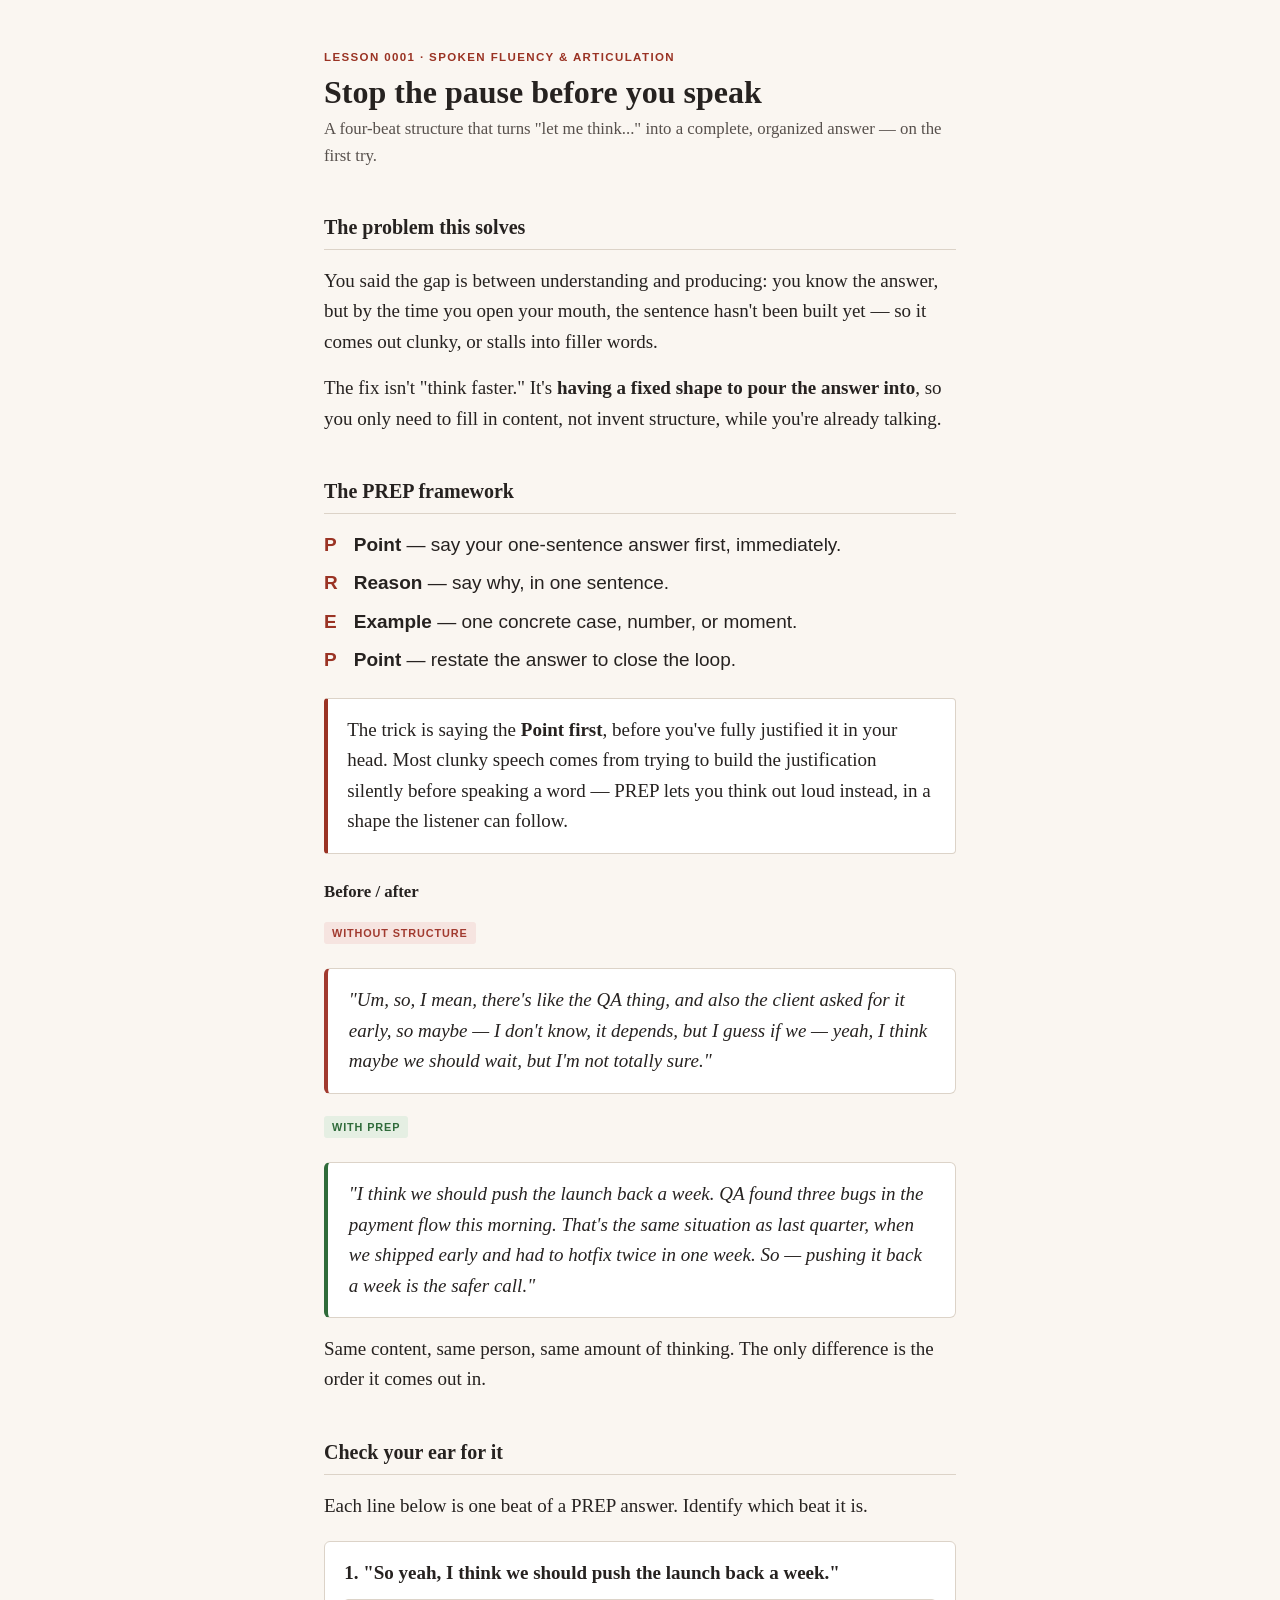
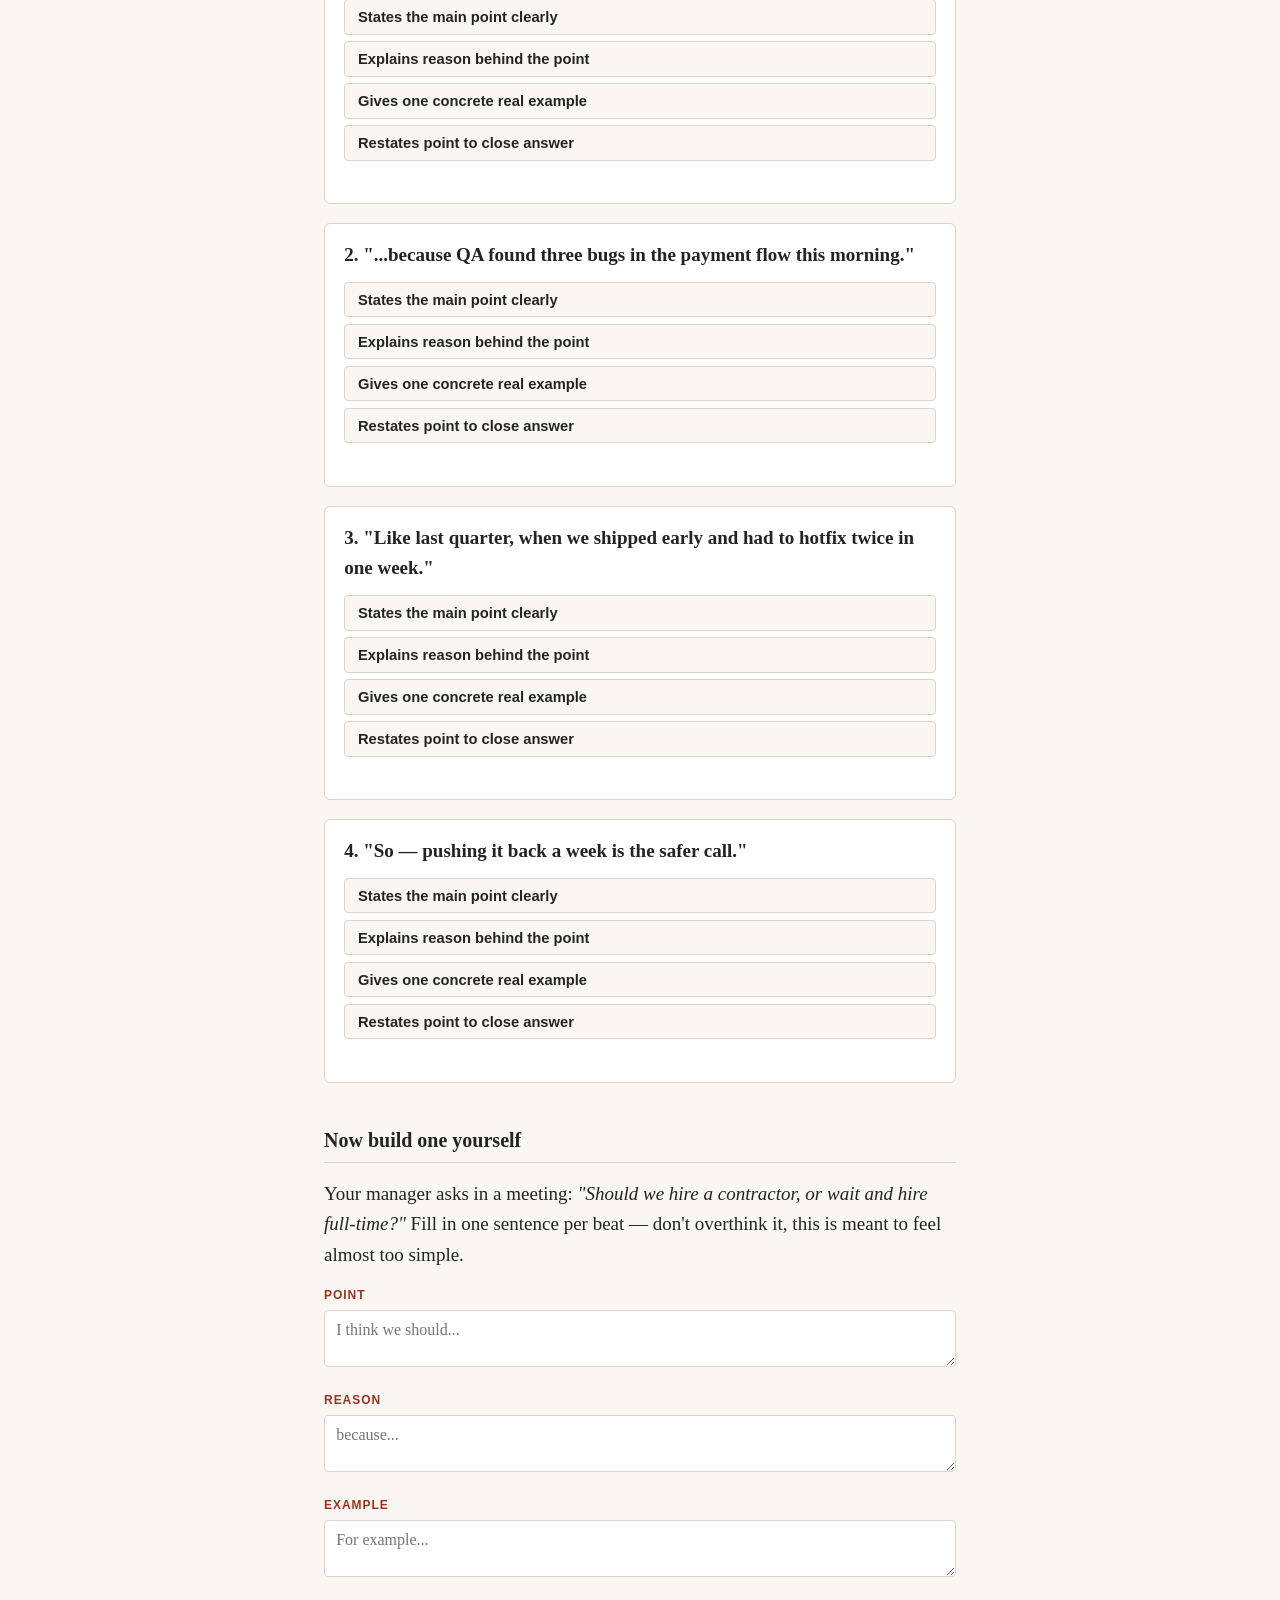
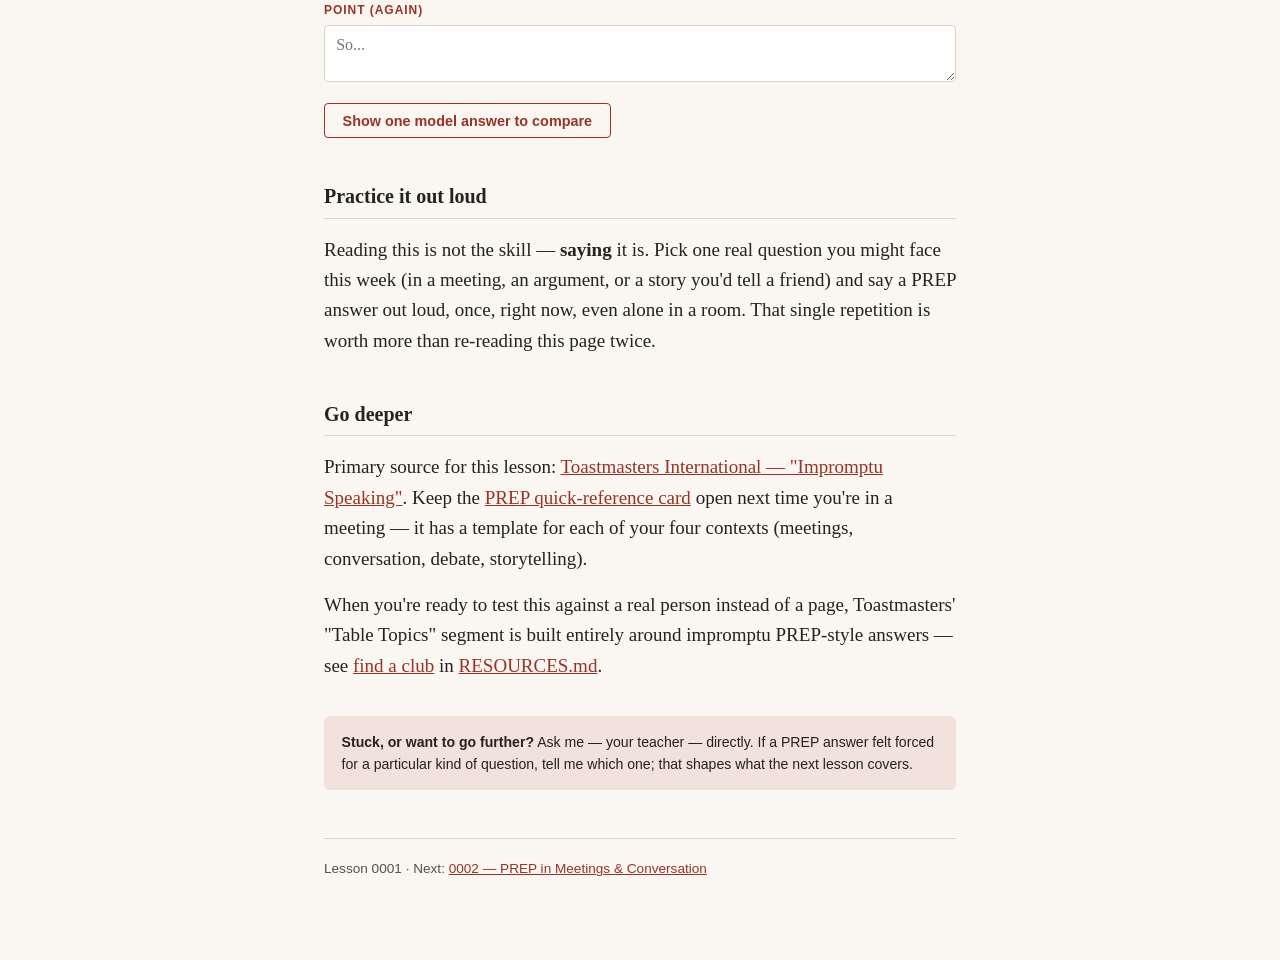
<file: lessons/0001-prep-framework-for-spontaneous-speaking.html>
<!doctype html>
<html lang="en">
<head>
<meta charset="utf-8">
<title>Lesson 1: The PREP Framework</title>
<link rel="stylesheet" href="../assets/style.css">
</head>
<body class="lesson">

  <div class="eyebrow">Lesson 0001 · Spoken Fluency &amp; Articulation</div>
  <h1>Stop the pause before you speak</h1>
  <p class="subtitle">A four-beat structure that turns "let me think..." into a complete, organized answer — on the first try.</p>

  <h2>The problem this solves</h2>
  <p>
    You said the gap is between understanding and producing: you know the answer, but by the time you open
    your mouth, the sentence hasn't been built yet — so it comes out clunky, or stalls into filler words.
  </p>
  <p>
    The fix isn't "think faster." It's <strong>having a fixed shape to pour the answer into</strong>, so you only
    need to fill in content, not invent structure, while you're already talking.
  </p>

  <h2>The PREP framework</h2>
  <dl class="prep-grid">
    <dt>P</dt><dd><strong>Point</strong> — say your one-sentence answer first, immediately.</dd>
    <dt>R</dt><dd><strong>Reason</strong> — say why, in one sentence.</dd>
    <dt>E</dt><dd><strong>Example</strong> — one concrete case, number, or moment.</dd>
    <dt>P</dt><dd><strong>Point</strong> — restate the answer to close the loop.</dd>
  </dl>
  <div class="callout">
    The trick is saying the <strong>Point first</strong>, before you've fully justified it in your head.
    Most clunky speech comes from trying to build the justification silently before speaking a word —
    PREP lets you think out loud instead, in a shape the listener can follow.
  </div>

  <h3>Before / after</h3>
  <div class="tag bad">Without structure</div>
  <div class="speech-sample bad">
    "Um, so, I mean, there's like the QA thing, and also the client asked for it early, so maybe — I don't
    know, it depends, but I guess if we — yeah, I think maybe we should wait, but I'm not totally sure."
  </div>
  <div class="tag good">With PREP</div>
  <div class="speech-sample good">
    "I think we should push the launch back a week. QA found three bugs in the payment flow this morning.
    That's the same situation as last quarter, when we shipped early and had to hotfix twice in one week.
    So — pushing it back a week is the safer call."
  </div>
  <p>Same content, same person, same amount of thinking. The only difference is the order it comes out in.</p>

  <h2>Check your ear for it</h2>
  <p>Each line below is one beat of a PREP answer. Identify which beat it is.</p>

  <div class="quiz-q" data-correct="0">
    <div class="prompt">1. "So yeah, I think we should push the launch back a week."</div>
    <div class="options">
      <button class="quiz-option" data-explain="Right — it's the opening claim, stated before any justification.">States the main point clearly</button>
      <button class="quiz-option" data-explain="Not quite — a Reason would start with 'because...'. This one has no justification yet, it's a bare claim.">Explains reason behind the point</button>
      <button class="quiz-option" data-explain="Not quite — an Example gives a specific case, not a general claim.">Gives one concrete real example</button>
      <button class="quiz-option" data-explain="Close — this does restate a decision, but there's no earlier Point in the excerpt for it to restate. On its own, first in sequence, it's the opening Point.">Restates point to close answer</button>
    </div>
    <div class="quiz-feedback"></div>
  </div>

  <div class="quiz-q" data-correct="1">
    <div class="prompt">2. "...because QA found three bugs in the payment flow this morning."</div>
    <div class="options">
      <button class="quiz-option" data-explain="Not quite — this isn't the claim itself, it's the justification for one.">States the main point clearly</button>
      <button class="quiz-option" data-explain="Right — 'because' is the giveaway. This is the one-sentence justification.">Explains reason behind the point</button>
      <button class="quiz-option" data-explain="Not quite — no specific past case is given here, just a general justification.">Gives one concrete real example</button>
      <button class="quiz-option" data-explain="Not quite — this doesn't restate a decision, it justifies one.">Restates point to close answer</button>
    </div>
    <div class="quiz-feedback"></div>
  </div>

  <div class="quiz-q" data-correct="2">
    <div class="prompt">3. "Like last quarter, when we shipped early and had to hotfix twice in one week."</div>
    <div class="options">
      <button class="quiz-option" data-explain="Not quite — this is a specific past case, not the claim itself.">States the main point clearly</button>
      <button class="quiz-option" data-explain="Not quite — this doesn't explain 'why', it shows a concrete precedent.">Explains reason behind the point</button>
      <button class="quiz-option" data-explain="Right — a specific, named past event is exactly what the Example beat is for.">Gives one concrete real example</button>
      <button class="quiz-option" data-explain="Not quite — this isn't a restatement of the decision.">Restates point to close answer</button>
    </div>
    <div class="quiz-feedback"></div>
  </div>

  <div class="quiz-q" data-correct="3">
    <div class="prompt">4. "So — pushing it back a week is the safer call."</div>
    <div class="options">
      <button class="quiz-option" data-explain="Not quite — this comes at the end, closing the answer, not opening it.">States the main point clearly</button>
      <button class="quiz-option" data-explain="Not quite — no justification is given in this line, just the decision again.">Explains reason behind the point</button>
      <button class="quiz-option" data-explain="Not quite — no specific case is named here.">Gives one concrete real example</button>
      <button class="quiz-option" data-explain="Right — the 'so' signals a wrap-up, restating the same claim from beat one to close the loop.">Restates point to close answer</button>
    </div>
    <div class="quiz-feedback"></div>
  </div>

  <h2>Now build one yourself</h2>
  <p>
    Your manager asks in a meeting: <em>"Should we hire a contractor, or wait and hire full-time?"</em>
    Fill in one sentence per beat — don't overthink it, this is meant to feel almost too simple.
  </p>

  <label class="field-label" for="p1">Point</label>
  <textarea id="p1" rows="2" placeholder="I think we should..."></textarea>

  <label class="field-label" for="r1">Reason</label>
  <textarea id="r1" rows="2" placeholder="because..."></textarea>

  <label class="field-label" for="e1">Example</label>
  <textarea id="e1" rows="2" placeholder="For example..."></textarea>

  <label class="field-label" for="p2">Point (again)</label>
  <textarea id="p2" rows="2" placeholder="So..."></textarea>

  <button class="secondary" data-reveal-target="model-answer">Show one model answer to compare</button>
  <div class="reveal-box" id="model-answer">
    <strong>P:</strong> "I think we should hire a contractor first."<br>
    <strong>R:</strong> "because we don't know yet if this workload is permanent."<br>
    <strong>E:</strong> "Like when we hired full-time for the migration project, then had nothing for them six months later."<br>
    <strong>P:</strong> "So — contractor now, and we revisit full-time in a quarter."
    <p style="margin-top:0.6rem;">
      Yours doesn't need to match this — the point is that you filled all four beats without stalling on
      any one of them. That's the actual skill.
    </p>
  </div>

  <h2>Practice it out loud</h2>
  <p>
    Reading this is not the skill — <strong>saying</strong> it is. Pick one real question you might face this
    week (in a meeting, an argument, or a story you'd tell a friend) and say a PREP answer out loud, once,
    right now, even alone in a room. That single repetition is worth more than re-reading this page twice.
  </p>

  <h2>Go deeper</h2>
  <p>
    Primary source for this lesson:
    <a href="https://www.toastmasters.org/magazine/magazine-issues/2023/sept/impromptu-speaking">Toastmasters International — "Impromptu Speaking"</a>.
    Keep the <a href="../reference/0001-prep-framework.html">PREP quick-reference card</a> open next time
    you're in a meeting — it has a template for each of your four contexts (meetings, conversation, debate, storytelling).
  </p>
  <p>
    When you're ready to test this against a real person instead of a page, Toastmasters' "Table Topics"
    segment is built entirely around impromptu PREP-style answers — see <a href="https://www.toastmasters.org/find-a-club">find a club</a>
    in <a href="../RESOURCES.md">RESOURCES.md</a>.
  </p>

  <div class="ask-callout">
    <strong>Stuck, or want to go further?</strong> Ask me — your teacher — directly. If a PREP answer felt
    forced for a particular kind of question, tell me which one; that shapes what the next lesson covers.
  </div>

  <div class="nav-footer">
    Lesson 0001 · Next: <a href="0002-prep-in-meetings-and-conversation.html">0002 — PREP in Meetings &amp; Conversation</a>
  </div>

  <script src="../assets/quiz.js"></script>
</body>
</html>
</file>
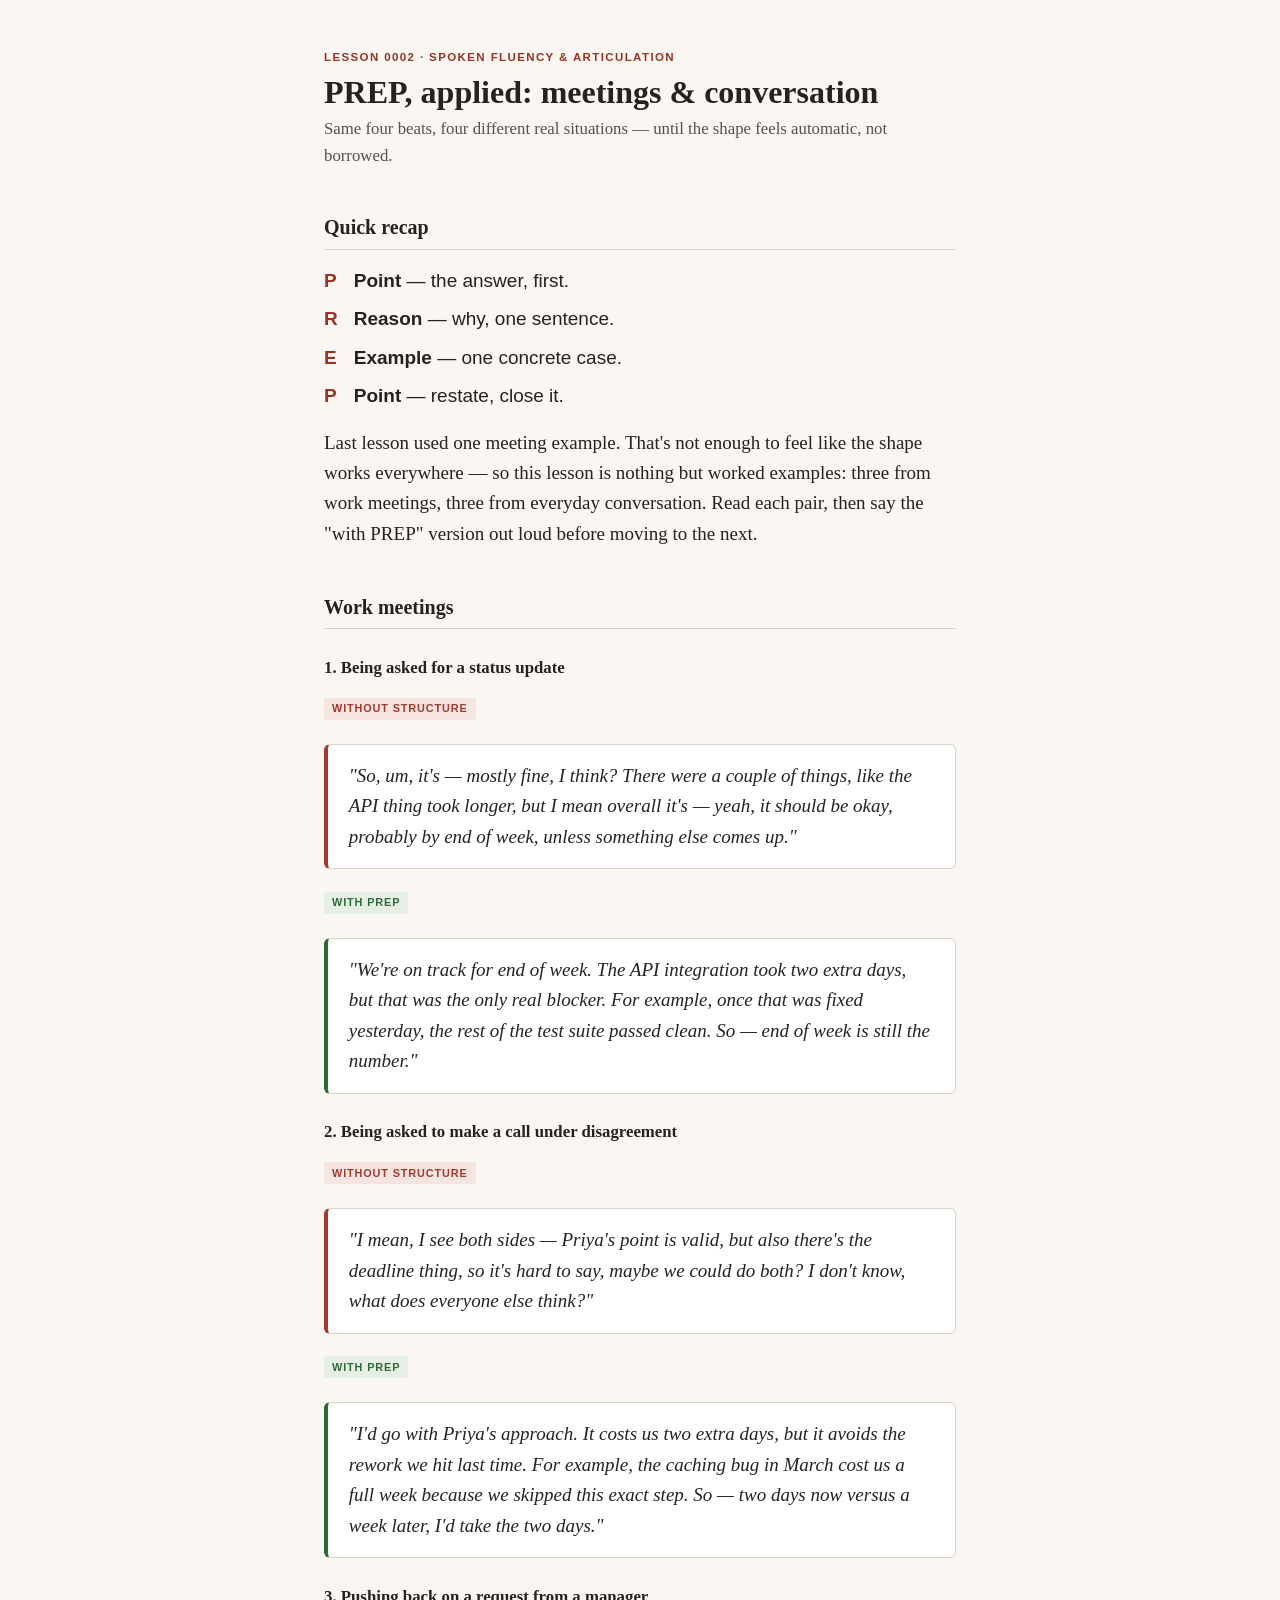
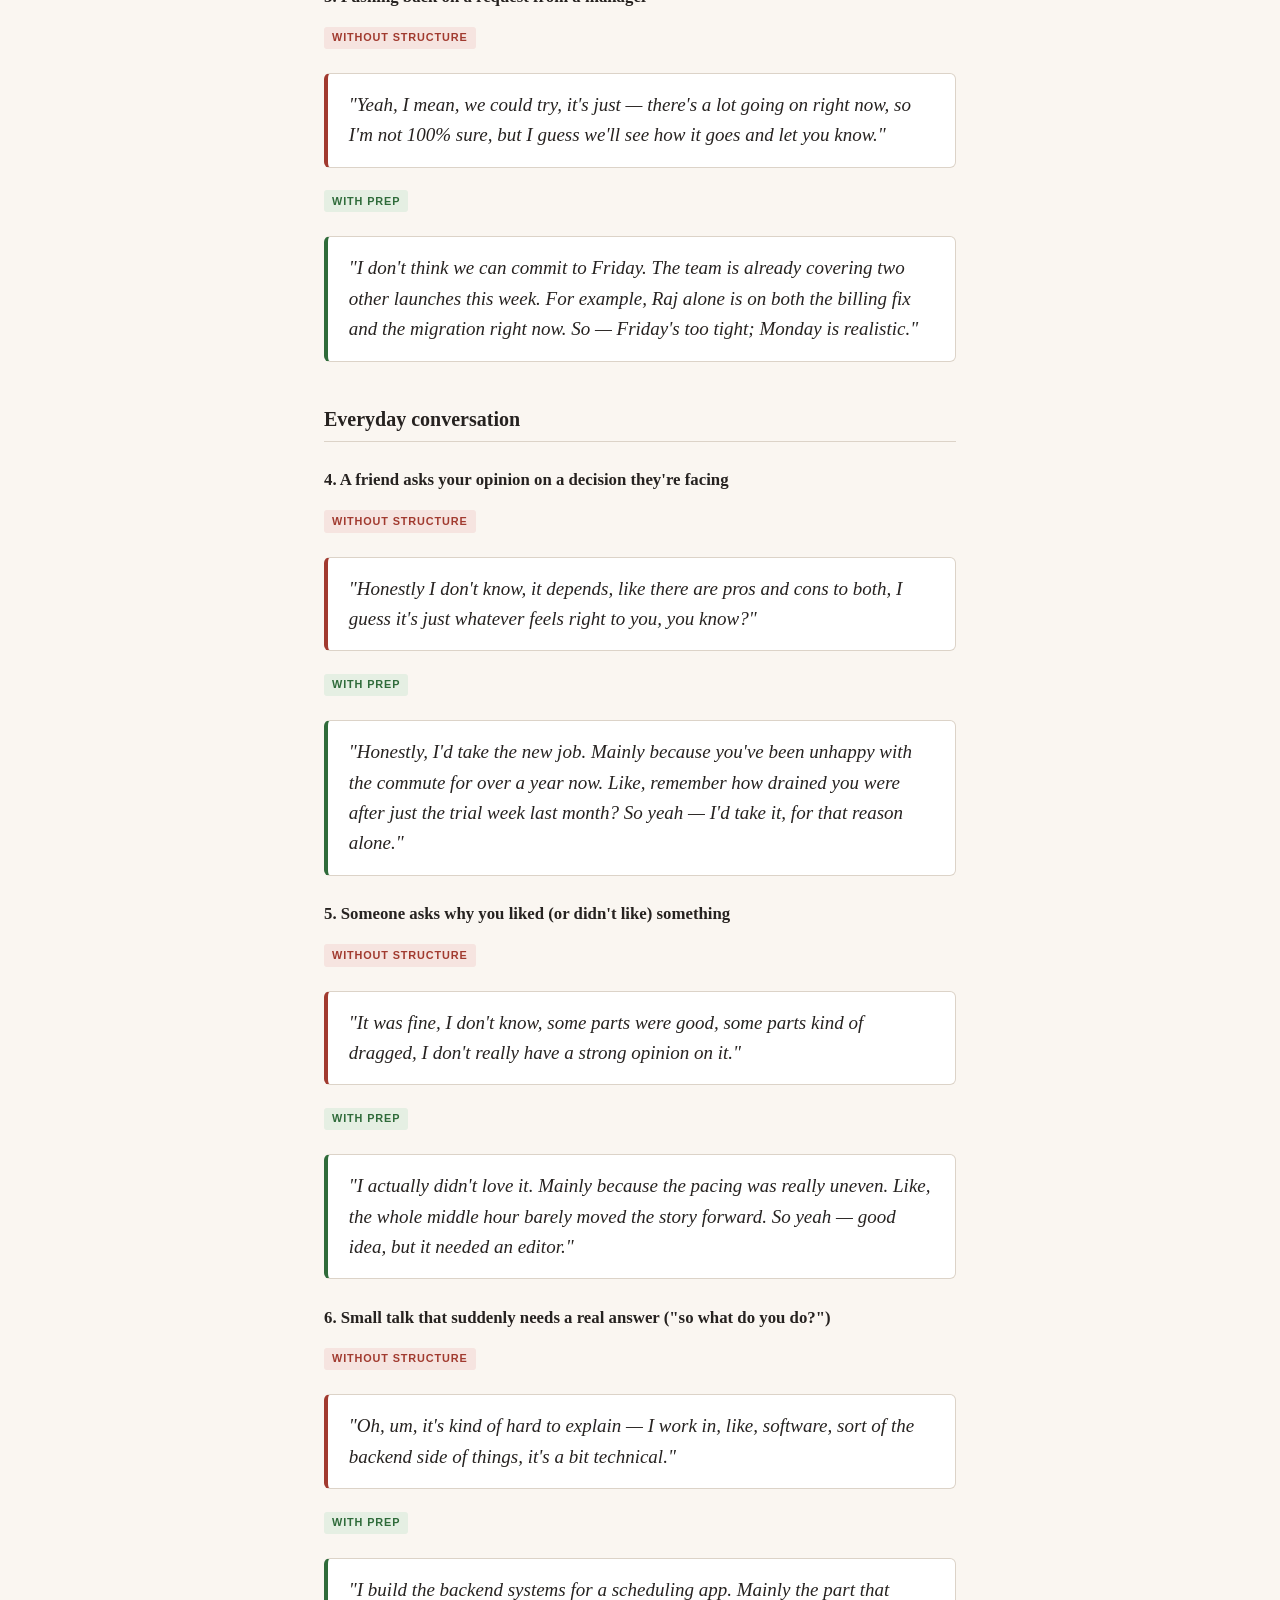
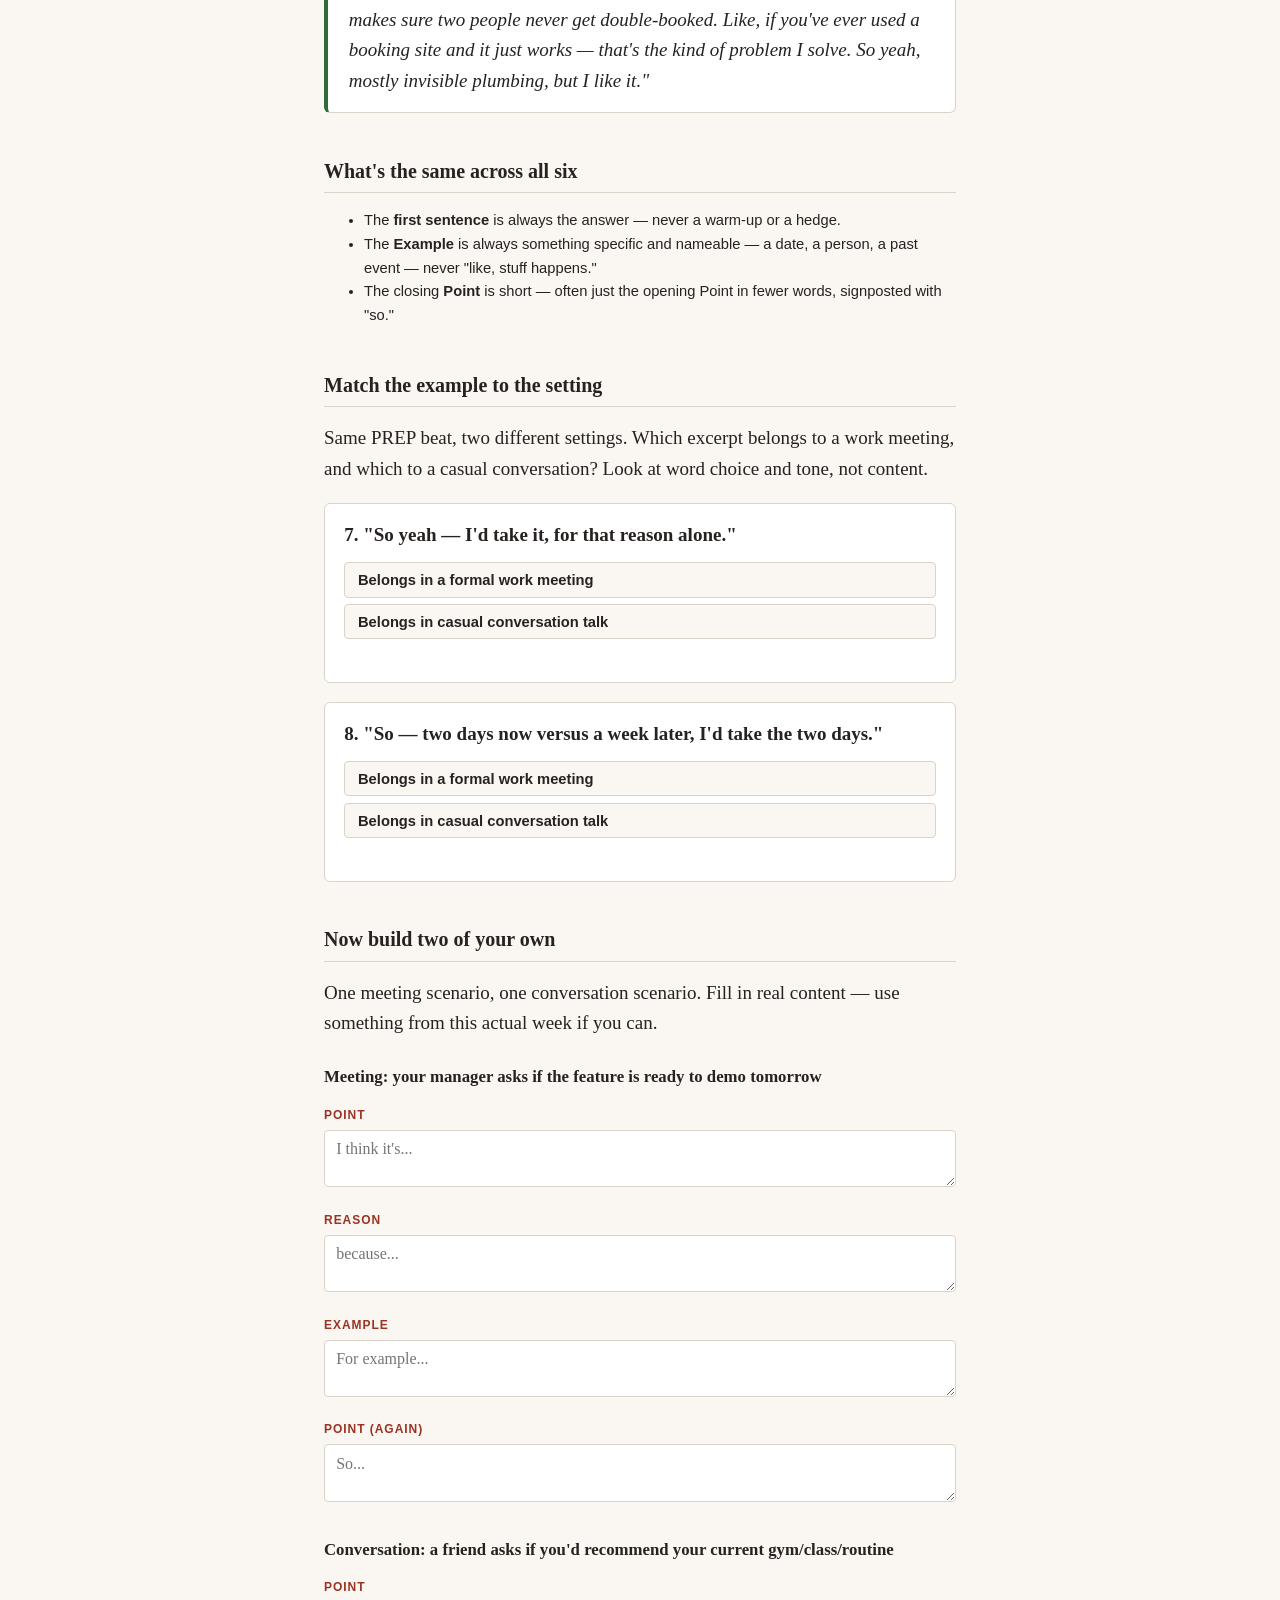
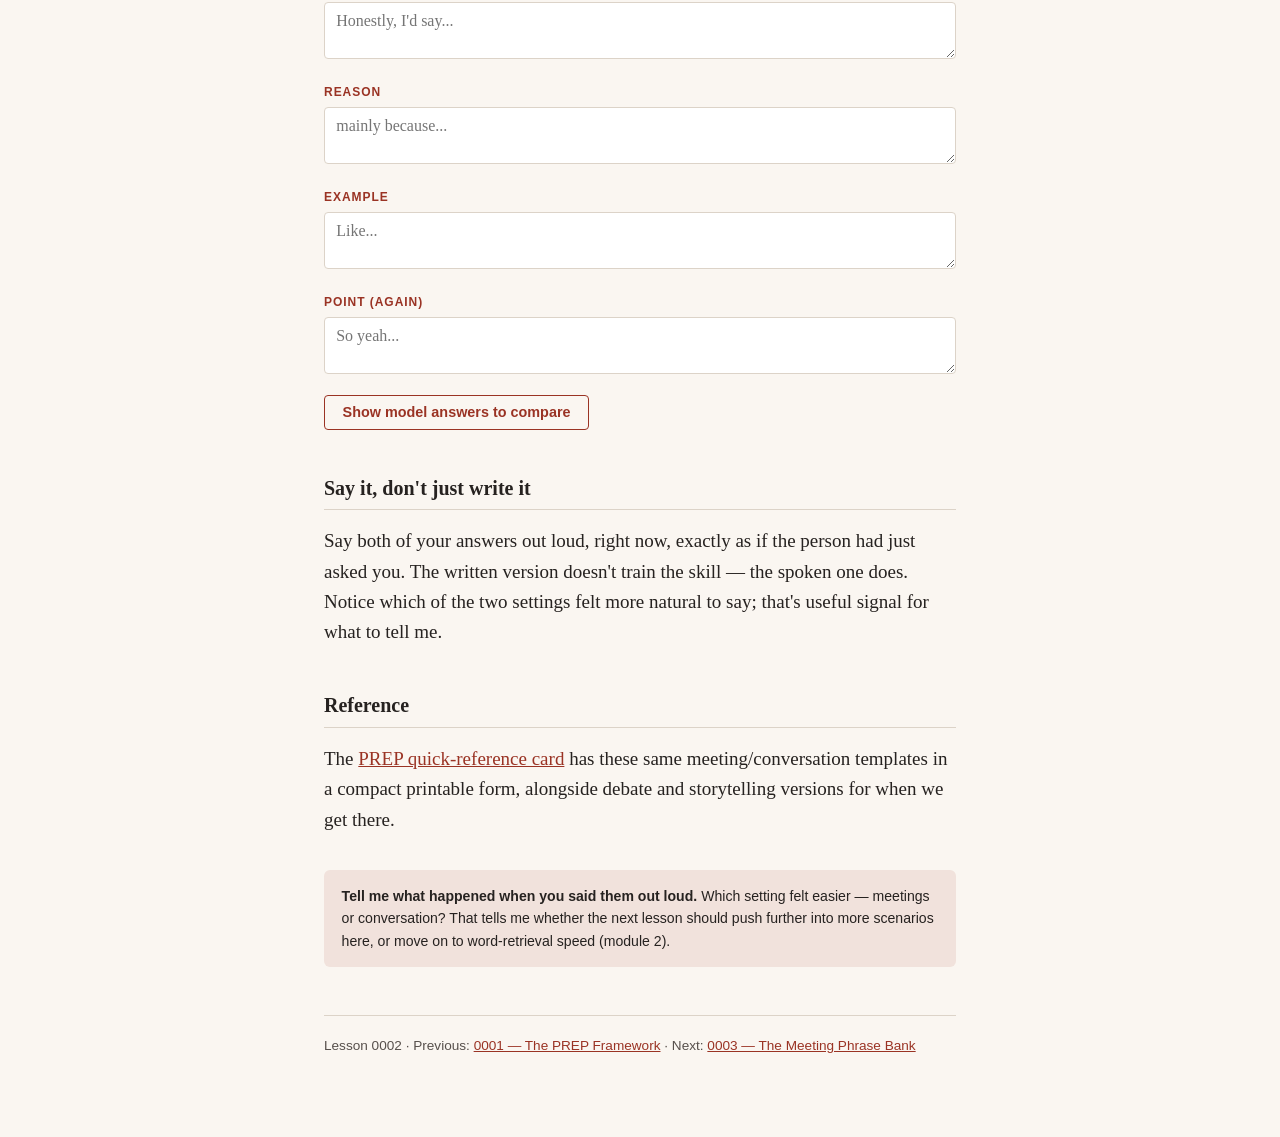
<file: lessons/0002-prep-in-meetings-and-conversation.html>
<!doctype html>
<html lang="en">
<head>
<meta charset="utf-8">
<title>Lesson 2: PREP in Meetings &amp; Conversation</title>
<link rel="stylesheet" href="../assets/style.css">
</head>
<body class="lesson">

  <div class="eyebrow">Lesson 0002 · Spoken Fluency &amp; Articulation</div>
  <h1>PREP, applied: meetings &amp; conversation</h1>
  <p class="subtitle">Same four beats, four different real situations — until the shape feels automatic, not borrowed.</p>

  <h2>Quick recap</h2>
  <dl class="prep-grid">
    <dt>P</dt><dd><strong>Point</strong> — the answer, first.</dd>
    <dt>R</dt><dd><strong>Reason</strong> — why, one sentence.</dd>
    <dt>E</dt><dd><strong>Example</strong> — one concrete case.</dd>
    <dt>P</dt><dd><strong>Point</strong> — restate, close it.</dd>
  </dl>
  <p>
    Last lesson used one meeting example. That's not enough to feel like the shape works everywhere —
    so this lesson is nothing but worked examples: three from work meetings, three from everyday conversation.
    Read each pair, then say the "with PREP" version out loud before moving to the next.
  </p>

  <h2>Work meetings</h2>

  <h3>1. Being asked for a status update</h3>
  <div class="tag bad">Without structure</div>
  <div class="speech-sample bad">
    "So, um, it's — mostly fine, I think? There were a couple of things, like the API thing took longer,
    but I mean overall it's — yeah, it should be okay, probably by end of week, unless something else comes up."
  </div>
  <div class="tag good">With PREP</div>
  <div class="speech-sample good">
    "We're on track for end of week. The API integration took two extra days, but that was the only real
    blocker. For example, once that was fixed yesterday, the rest of the test suite passed clean. So — end
    of week is still the number."
  </div>

  <h3>2. Being asked to make a call under disagreement</h3>
  <div class="tag bad">Without structure</div>
  <div class="speech-sample bad">
    "I mean, I see both sides — Priya's point is valid, but also there's the deadline thing, so it's hard
    to say, maybe we could do both? I don't know, what does everyone else think?"
  </div>
  <div class="tag good">With PREP</div>
  <div class="speech-sample good">
    "I'd go with Priya's approach. It costs us two extra days, but it avoids the rework we hit last time.
    For example, the caching bug in March cost us a full week because we skipped this exact step. So — two
    days now versus a week later, I'd take the two days."
  </div>

  <h3>3. Pushing back on a request from a manager</h3>
  <div class="tag bad">Without structure</div>
  <div class="speech-sample bad">
    "Yeah, I mean, we could try, it's just — there's a lot going on right now, so I'm not 100% sure, but
    I guess we'll see how it goes and let you know."
  </div>
  <div class="tag good">With PREP</div>
  <div class="speech-sample good">
    "I don't think we can commit to Friday. The team is already covering two other launches this week.
    For example, Raj alone is on both the billing fix and the migration right now. So — Friday's too tight;
    Monday is realistic."
  </div>

  <h2>Everyday conversation</h2>

  <h3>4. A friend asks your opinion on a decision they're facing</h3>
  <div class="tag bad">Without structure</div>
  <div class="speech-sample bad">
    "Honestly I don't know, it depends, like there are pros and cons to both, I guess it's just whatever
    feels right to you, you know?"
  </div>
  <div class="tag good">With PREP</div>
  <div class="speech-sample good">
    "Honestly, I'd take the new job. Mainly because you've been unhappy with the commute for over a year
    now. Like, remember how drained you were after just the trial week last month? So yeah — I'd take it,
    for that reason alone."
  </div>

  <h3>5. Someone asks why you liked (or didn't like) something</h3>
  <div class="tag bad">Without structure</div>
  <div class="speech-sample bad">
    "It was fine, I don't know, some parts were good, some parts kind of dragged, I don't really have a
    strong opinion on it."
  </div>
  <div class="tag good">With PREP</div>
  <div class="speech-sample good">
    "I actually didn't love it. Mainly because the pacing was really uneven. Like, the whole middle hour
    barely moved the story forward. So yeah — good idea, but it needed an editor."
  </div>

  <h3>6. Small talk that suddenly needs a real answer ("so what do you do?")</h3>
  <div class="tag bad">Without structure</div>
  <div class="speech-sample bad">
    "Oh, um, it's kind of hard to explain — I work in, like, software, sort of the backend side of things,
    it's a bit technical."
  </div>
  <div class="tag good">With PREP</div>
  <div class="speech-sample good">
    "I build the backend systems for a scheduling app. Mainly the part that makes sure two people never
    get double-booked. Like, if you've ever used a booking site and it just works — that's the kind of
    problem I solve. So yeah, mostly invisible plumbing, but I like it."
  </div>

  <h2>What's the same across all six</h2>
  <ul style="font-family: var(--sans); font-size: 0.92rem;">
    <li>The <strong>first sentence</strong> is always the answer — never a warm-up or a hedge.</li>
    <li>The <strong>Example</strong> is always something specific and nameable — a date, a person, a past event — never "like, stuff happens."</li>
    <li>The closing <strong>Point</strong> is short — often just the opening Point in fewer words, signposted with "so."</li>
  </ul>

  <h2>Match the example to the setting</h2>
  <p>Same PREP beat, two different settings. Which excerpt belongs to a work meeting, and which to a casual conversation? Look at word choice and tone, not content.</p>

  <div class="quiz-q" data-correct="1">
    <div class="prompt">7. "So yeah — I'd take it, for that reason alone."</div>
    <div class="options">
      <button class="quiz-option" data-explain="Not quite — 'for that reason alone' and 'yeah' read as casual, not boardroom phrasing.">Belongs in a formal work meeting</button>
      <button class="quiz-option" data-explain="Right — the loose 'yeah' and informal rhythm mark this as a conversation with a friend, not a meeting.">Belongs in casual conversation talk</button>
    </div>
    <div class="quiz-feedback"></div>
  </div>

  <div class="quiz-q" data-correct="0">
    <div class="prompt">8. "So — two days now versus a week later, I'd take the two days."</div>
    <div class="options">
      <button class="quiz-option" data-explain="Right — the tradeoff framing (cost in days) and neutral tone fit a work decision being justified to colleagues.">Belongs in a formal work meeting</button>
      <button class="quiz-option" data-explain="Not quite — the cost-tradeoff framing ('two days now versus a week later') reads as workplace reasoning, not friendly chat.">Belongs in casual conversation talk</button>
    </div>
    <div class="quiz-feedback"></div>
  </div>

  <h2>Now build two of your own</h2>
  <p>One meeting scenario, one conversation scenario. Fill in real content — use something from this actual week if you can.</p>

  <h3>Meeting: your manager asks if the feature is ready to demo tomorrow</h3>
  <label class="field-label" for="mp1">Point</label>
  <textarea id="mp1" rows="2" placeholder="I think it's..."></textarea>
  <label class="field-label" for="mr1">Reason</label>
  <textarea id="mr1" rows="2" placeholder="because..."></textarea>
  <label class="field-label" for="me1">Example</label>
  <textarea id="me1" rows="2" placeholder="For example..."></textarea>
  <label class="field-label" for="mp2">Point (again)</label>
  <textarea id="mp2" rows="2" placeholder="So..."></textarea>

  <h3>Conversation: a friend asks if you'd recommend your current gym/class/routine</h3>
  <label class="field-label" for="cp1">Point</label>
  <textarea id="cp1" rows="2" placeholder="Honestly, I'd say..."></textarea>
  <label class="field-label" for="cr1">Reason</label>
  <textarea id="cr1" rows="2" placeholder="mainly because..."></textarea>
  <label class="field-label" for="ce1">Example</label>
  <textarea id="ce1" rows="2" placeholder="Like..."></textarea>
  <label class="field-label" for="cp2">Point (again)</label>
  <textarea id="cp2" rows="2" placeholder="So yeah..."></textarea>

  <button class="secondary" data-reveal-target="model-answers">Show model answers to compare</button>
  <div class="reveal-box" id="model-answers">
    <p><strong>Meeting:</strong><br>
    "It's ready. The core flow is fully tested and stable. For example, it survived yesterday's full
    regression run with zero failures. So — good to go for tomorrow."</p>
    <p><strong>Conversation:</strong><br>
    "Honestly, I'd say yes. Mainly because it's the first routine I've actually stuck with past a month.
    Like, I haven't missed a session in three weeks, which never happens for me. So yeah, I'd recommend it."</p>
  </div>

  <h2>Say it, don't just write it</h2>
  <p>
    Say both of your answers out loud, right now, exactly as if the person had just asked you. The written
    version doesn't train the skill — the spoken one does. Notice which of the two settings felt more
    natural to say; that's useful signal for what to tell me.
  </p>

  <h2>Reference</h2>
  <p>
    The <a href="../reference/0001-prep-framework.html">PREP quick-reference card</a> has these same
    meeting/conversation templates in a compact printable form, alongside debate and storytelling versions
    for when we get there.
  </p>

  <div class="ask-callout">
    <strong>Tell me what happened when you said them out loud.</strong> Which setting felt easier — meetings
    or conversation? That tells me whether the next lesson should push further into more scenarios here, or
    move on to word-retrieval speed (module 2).
  </div>

  <div class="nav-footer">
    Lesson 0002 · Previous: <a href="0001-prep-framework-for-spontaneous-speaking.html">0001 — The PREP Framework</a>
    · Next: <a href="0003-meeting-phrase-bank.html">0003 — The Meeting Phrase Bank</a>
  </div>

  <script src="../assets/quiz.js"></script>
</body>
</html>
</file>
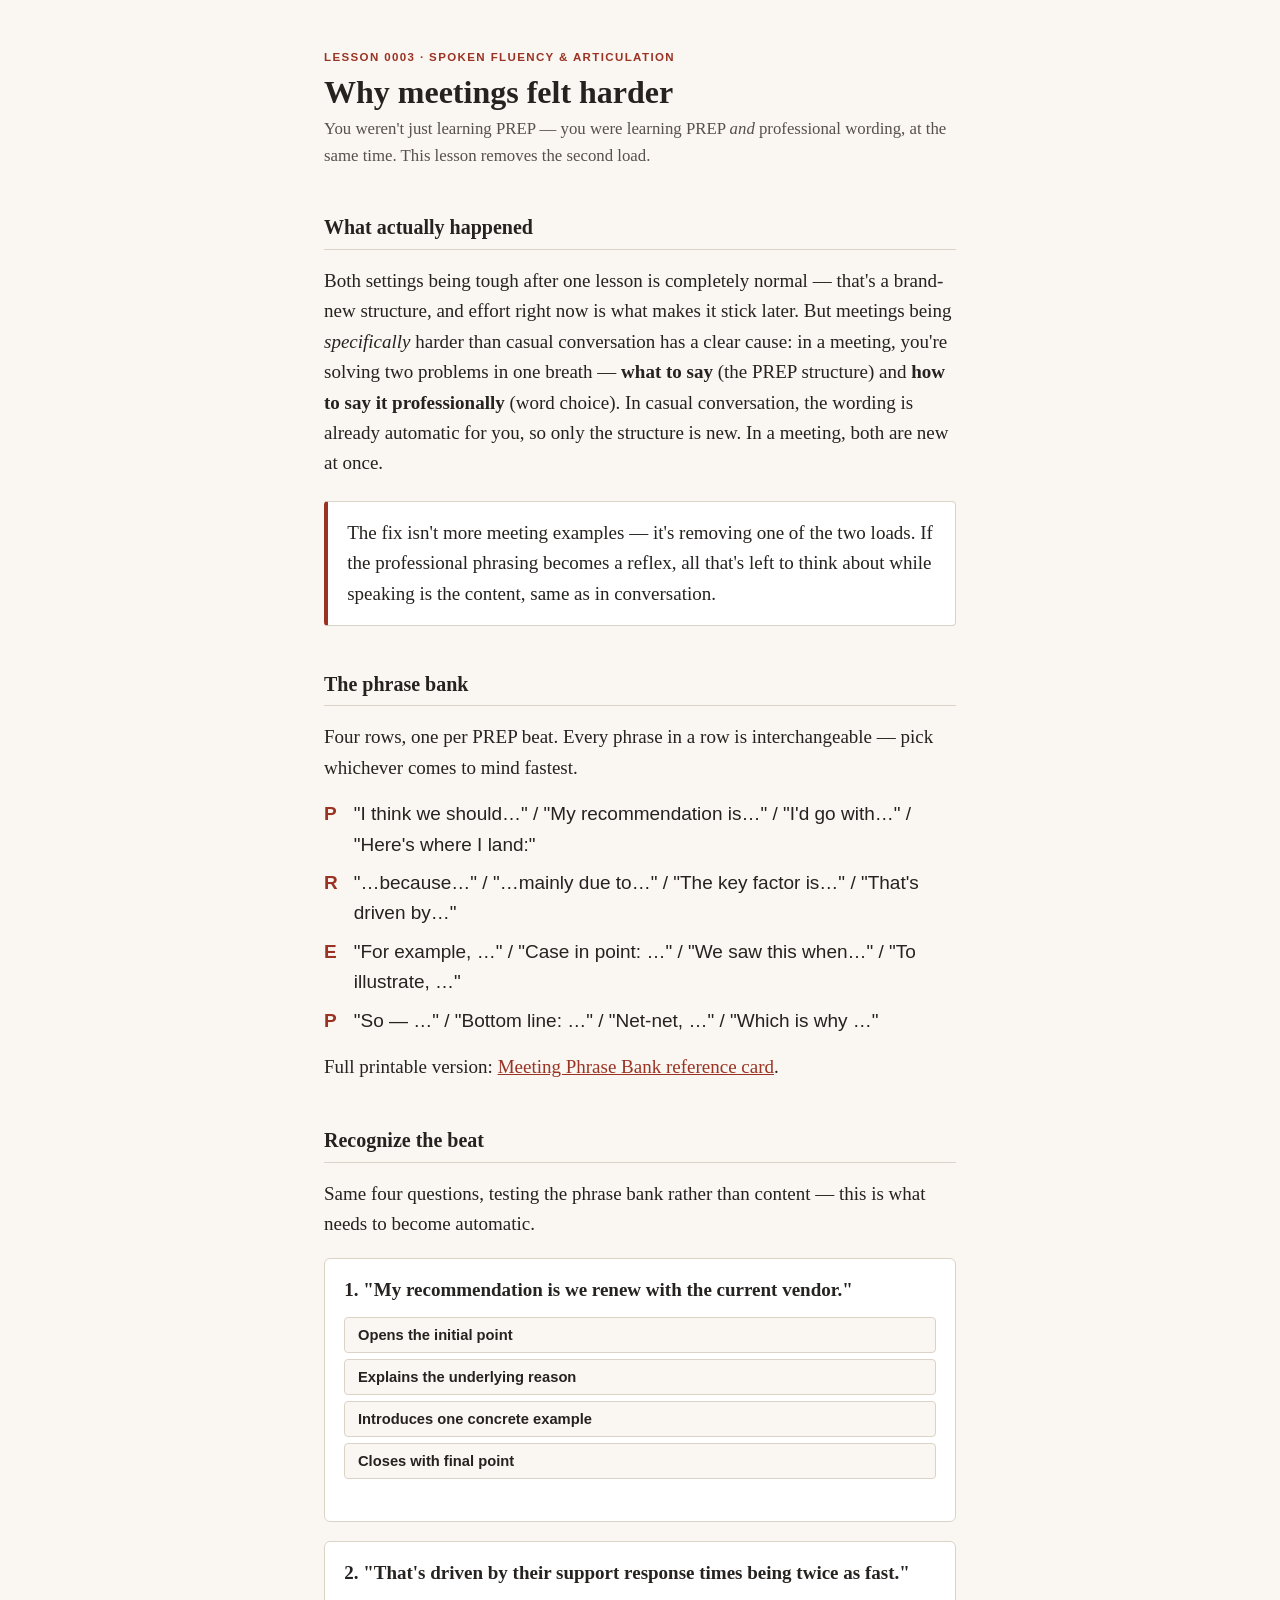
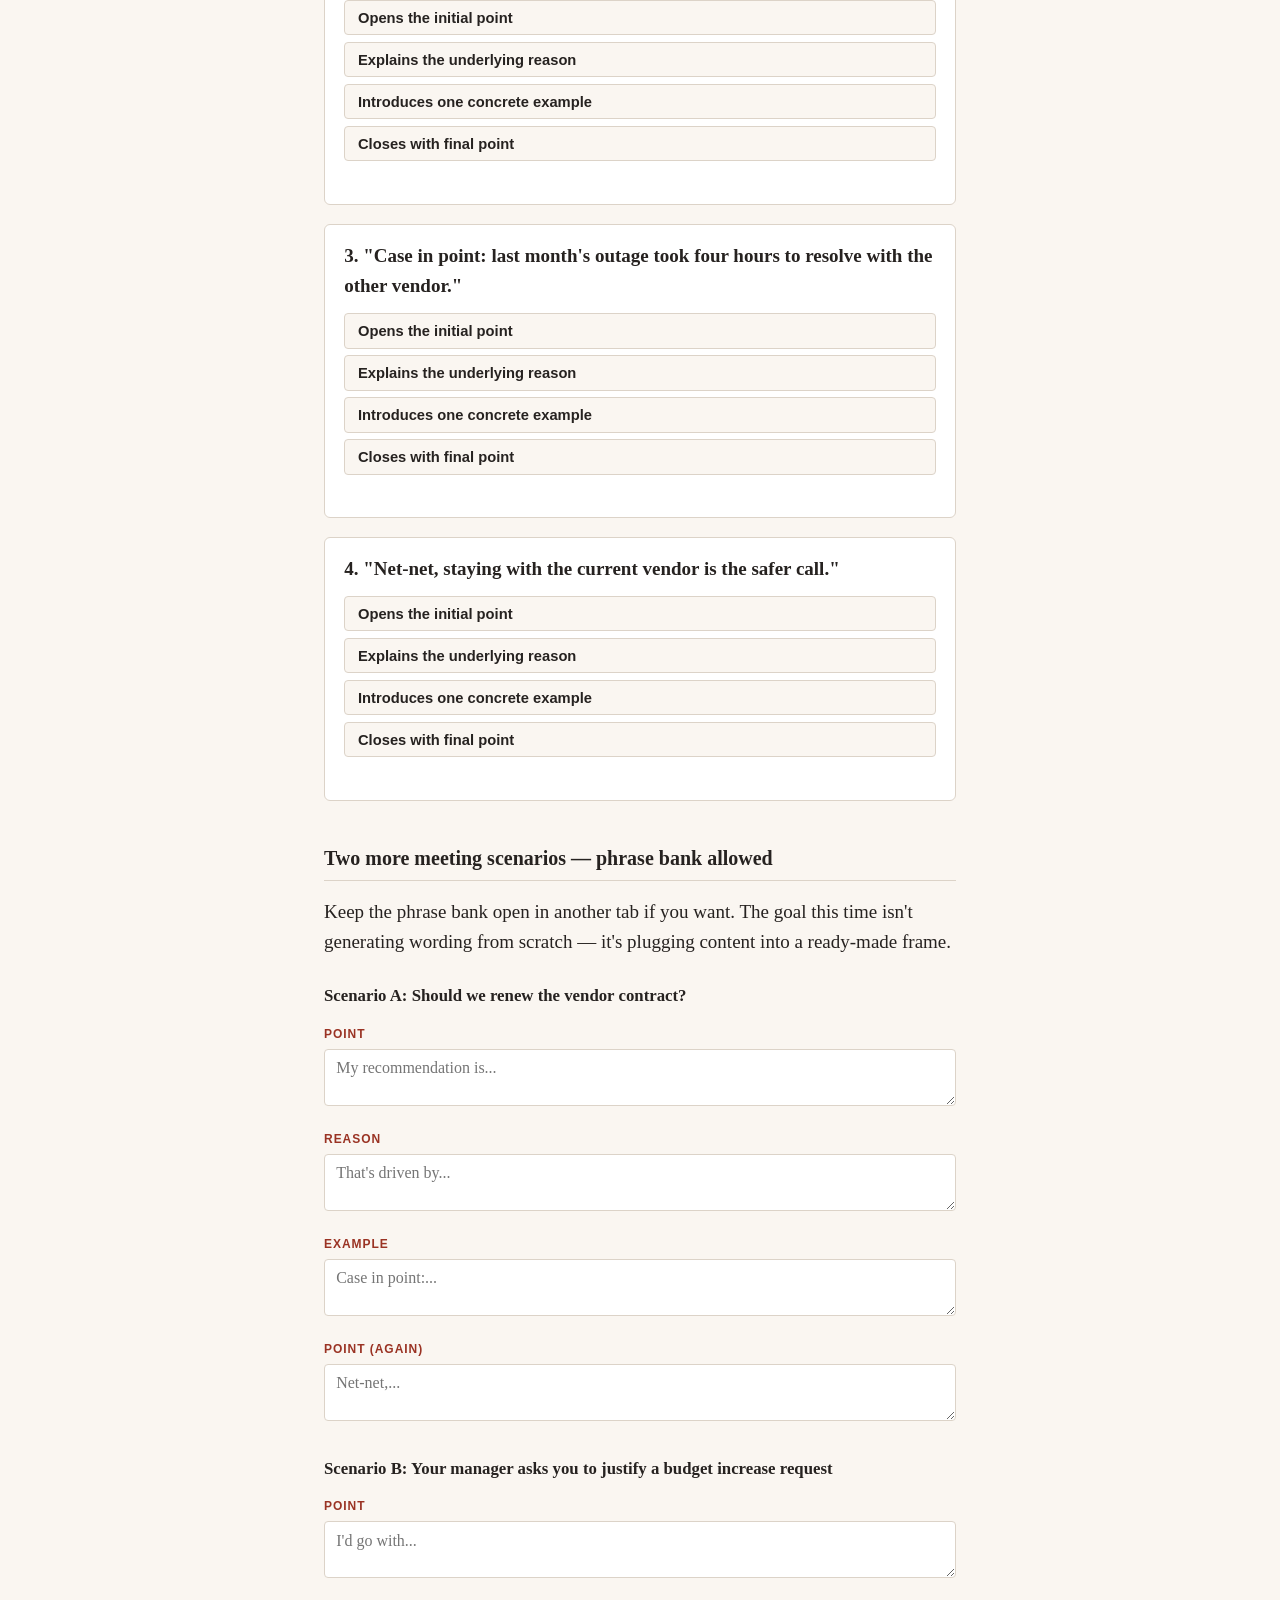
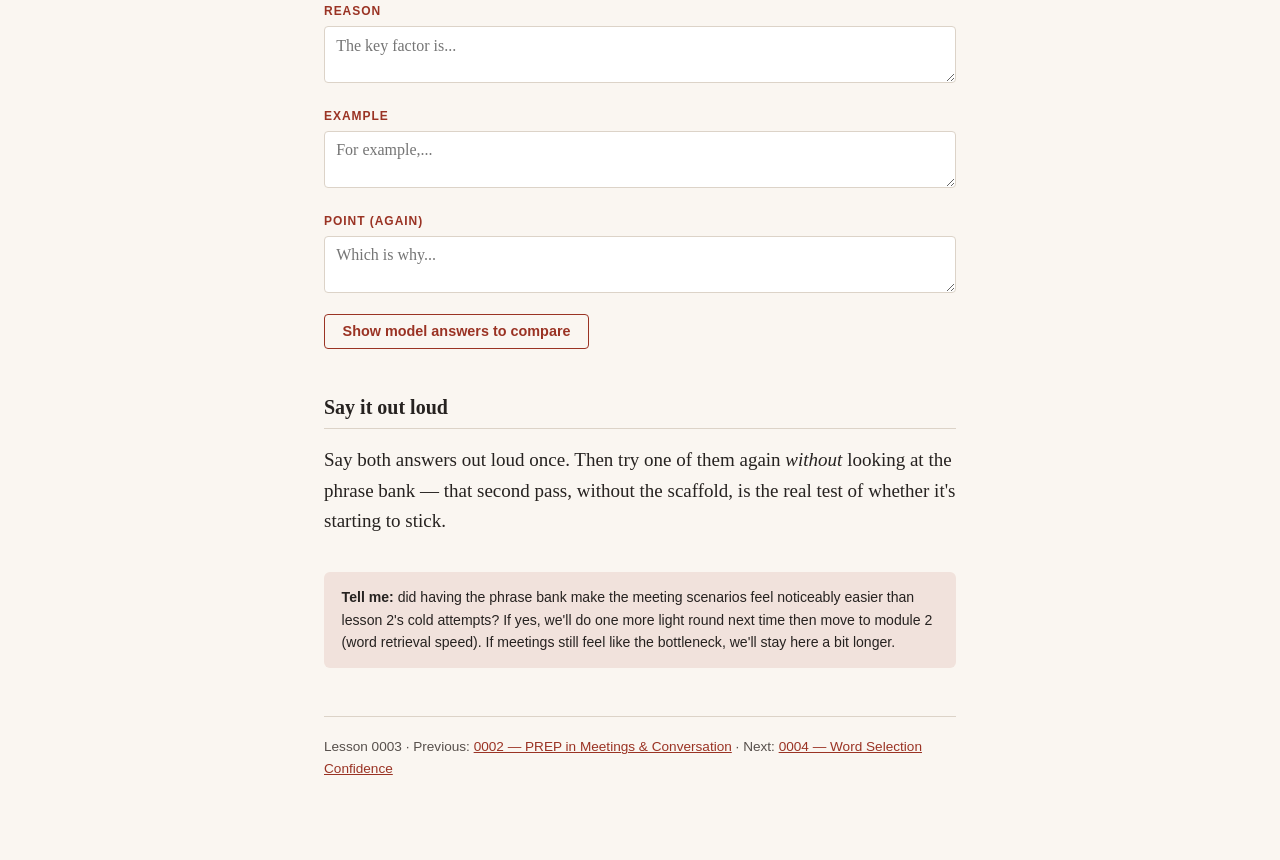
<file: lessons/0003-meeting-phrase-bank.html>
<!doctype html>
<html lang="en">
<head>
<meta charset="utf-8">
<title>Lesson 3: The Meeting Phrase Bank</title>
<link rel="stylesheet" href="../assets/style.css">
</head>
<body class="lesson">

  <div class="eyebrow">Lesson 0003 · Spoken Fluency &amp; Articulation</div>
  <h1>Why meetings felt harder</h1>
  <p class="subtitle">You weren't just learning PREP — you were learning PREP <em>and</em> professional wording, at the same time. This lesson removes the second load.</p>

  <h2>What actually happened</h2>
  <p>
    Both settings being tough after one lesson is completely normal — that's a brand-new structure, and
    effort right now is what makes it stick later. But meetings being <em>specifically</em> harder than
    casual conversation has a clear cause: in a meeting, you're solving two problems in one breath —
    <strong>what to say</strong> (the PREP structure) and <strong>how to say it professionally</strong>
    (word choice). In casual conversation, the wording is already automatic for you, so only the structure
    is new. In a meeting, both are new at once.
  </p>
  <div class="callout">
    The fix isn't more meeting examples — it's removing one of the two loads. If the professional phrasing
    becomes a reflex, all that's left to think about while speaking is the content, same as in conversation.
  </div>

  <h2>The phrase bank</h2>
  <p>Four rows, one per PREP beat. Every phrase in a row is interchangeable — pick whichever comes to mind fastest.</p>

  <dl class="prep-grid">
    <dt>P</dt><dd>"I think we should…" / "My recommendation is…" / "I'd go with…" / "Here's where I land:"</dd>
    <dt>R</dt><dd>"…because…" / "…mainly due to…" / "The key factor is…" / "That's driven by…"</dd>
    <dt>E</dt><dd>"For example, …" / "Case in point: …" / "We saw this when…" / "To illustrate, …"</dd>
    <dt>P</dt><dd>"So — …" / "Bottom line: …" / "Net-net, …" / "Which is why …"</dd>
  </dl>

  <p>Full printable version: <a href="../reference/0002-meeting-phrase-bank.html">Meeting Phrase Bank reference card</a>.</p>

  <h2>Recognize the beat</h2>
  <p>Same four questions, testing the phrase bank rather than content — this is what needs to become automatic.</p>

  <div class="quiz-q" data-correct="0">
    <div class="prompt">1. "My recommendation is we renew with the current vendor."</div>
    <div class="options">
      <button class="quiz-option" data-explain="Right — 'my recommendation is' is a Point-opener; the stance comes first, nothing justified yet.">Opens the initial point</button>
      <button class="quiz-option" data-explain="Not quite — no 'because' or justification here, just the stance.">Explains the underlying reason</button>
      <button class="quiz-option" data-explain="Not quite — no specific case is named here.">Introduces one concrete example</button>
      <button class="quiz-option" data-explain="Not quite — this is the opening stance, not a restatement.">Closes with final point</button>
    </div>
    <div class="quiz-feedback"></div>
  </div>

  <div class="quiz-q" data-correct="1">
    <div class="prompt">2. "That's driven by their support response times being twice as fast."</div>
    <div class="options">
      <button class="quiz-option" data-explain="Not quite — this justifies a stance, it isn't the stance itself.">Opens the initial point</button>
      <button class="quiz-option" data-explain="Right — 'that's driven by' signals the Reason beat, the justification for the point.">Explains the underlying reason</button>
      <button class="quiz-option" data-explain="Not quite — no specific named case here, just a general justification.">Introduces one concrete example</button>
      <button class="quiz-option" data-explain="Not quite — this doesn't restate a decision.">Closes with final point</button>
    </div>
    <div class="quiz-feedback"></div>
  </div>

  <div class="quiz-q" data-correct="2">
    <div class="prompt">3. "Case in point: last month's outage took four hours to resolve with the other vendor."</div>
    <div class="options">
      <button class="quiz-option" data-explain="Not quite — this is a specific case, not the claim itself.">Opens the initial point</button>
      <button class="quiz-option" data-explain="Not quite — this shows a precedent rather than stating a general reason.">Explains the underlying reason</button>
      <button class="quiz-option" data-explain="Right — 'case in point' plus a named, dated event is exactly the Example beat.">Introduces one concrete example</button>
      <button class="quiz-option" data-explain="Not quite — this isn't a restatement of the decision.">Closes with final point</button>
    </div>
    <div class="quiz-feedback"></div>
  </div>

  <div class="quiz-q" data-correct="3">
    <div class="prompt">4. "Net-net, staying with the current vendor is the safer call."</div>
    <div class="options">
      <button class="quiz-option" data-explain="Not quite — this wraps up the answer, it doesn't open it.">Opens the initial point</button>
      <button class="quiz-option" data-explain="Not quite — no justification is given in this line, just the decision again.">Explains the underlying reason</button>
      <button class="quiz-option" data-explain="Not quite — no specific case is named here.">Introduces one concrete example</button>
      <button class="quiz-option" data-explain="Right — 'net-net' signals a wrap-up, restating the claim to close the loop.">Closes with final point</button>
    </div>
    <div class="quiz-feedback"></div>
  </div>

  <h2>Two more meeting scenarios — phrase bank allowed</h2>
  <p>Keep the phrase bank open in another tab if you want. The goal this time isn't generating wording from scratch — it's plugging content into a ready-made frame.</p>

  <h3>Scenario A: Should we renew the vendor contract?</h3>
  <label class="field-label" for="ap1">Point</label>
  <textarea id="ap1" rows="2" placeholder="My recommendation is..."></textarea>
  <label class="field-label" for="ar1">Reason</label>
  <textarea id="ar1" rows="2" placeholder="That's driven by..."></textarea>
  <label class="field-label" for="ae1">Example</label>
  <textarea id="ae1" rows="2" placeholder="Case in point:..."></textarea>
  <label class="field-label" for="ap2">Point (again)</label>
  <textarea id="ap2" rows="2" placeholder="Net-net,..."></textarea>

  <h3>Scenario B: Your manager asks you to justify a budget increase request</h3>
  <label class="field-label" for="bp1">Point</label>
  <textarea id="bp1" rows="2" placeholder="I'd go with..."></textarea>
  <label class="field-label" for="br1">Reason</label>
  <textarea id="br1" rows="2" placeholder="The key factor is..."></textarea>
  <label class="field-label" for="be1">Example</label>
  <textarea id="be1" rows="2" placeholder="For example,..."></textarea>
  <label class="field-label" for="bp2">Point (again)</label>
  <textarea id="bp2" rows="2" placeholder="Which is why..."></textarea>

  <button class="secondary" data-reveal-target="model-answers">Show model answers to compare</button>
  <div class="reveal-box" id="model-answers">
    <p><strong>Scenario A:</strong><br>
    "My recommendation is we renew with the current vendor. That's driven by their support response times
    being twice as fast as the alternative. Case in point: last month's outage took four hours to resolve
    with the other vendor, versus under one hour with ours. Net-net, staying put is the safer call."</p>
    <p><strong>Scenario B:</strong><br>
    "I'd go with approving the increase. The key factor is we're currently understaffed for the Q3 workload.
    For example, two people are already covering what used to be a three-person rotation. Which is why I
    think the increase is justified, not optional."</p>
  </div>

  <h2>Say it out loud</h2>
  <p>
    Say both answers out loud once. Then try one of them again <em>without</em> looking at the phrase bank —
    that second pass, without the scaffold, is the real test of whether it's starting to stick.
  </p>

  <div class="ask-callout">
    <strong>Tell me:</strong> did having the phrase bank make the meeting scenarios feel noticeably easier
    than lesson 2's cold attempts? If yes, we'll do one more light round next time then move to module 2
    (word retrieval speed). If meetings still feel like the bottleneck, we'll stay here a bit longer.
  </div>

  <div class="nav-footer">
    Lesson 0003 · Previous: <a href="0002-prep-in-meetings-and-conversation.html">0002 — PREP in Meetings &amp; Conversation</a>
    · Next: <a href="0004-word-selection-confidence.html">0004 — Word Selection Confidence</a>
  </div>

  <script src="../assets/quiz.js"></script>
</body>
</html>
</file>
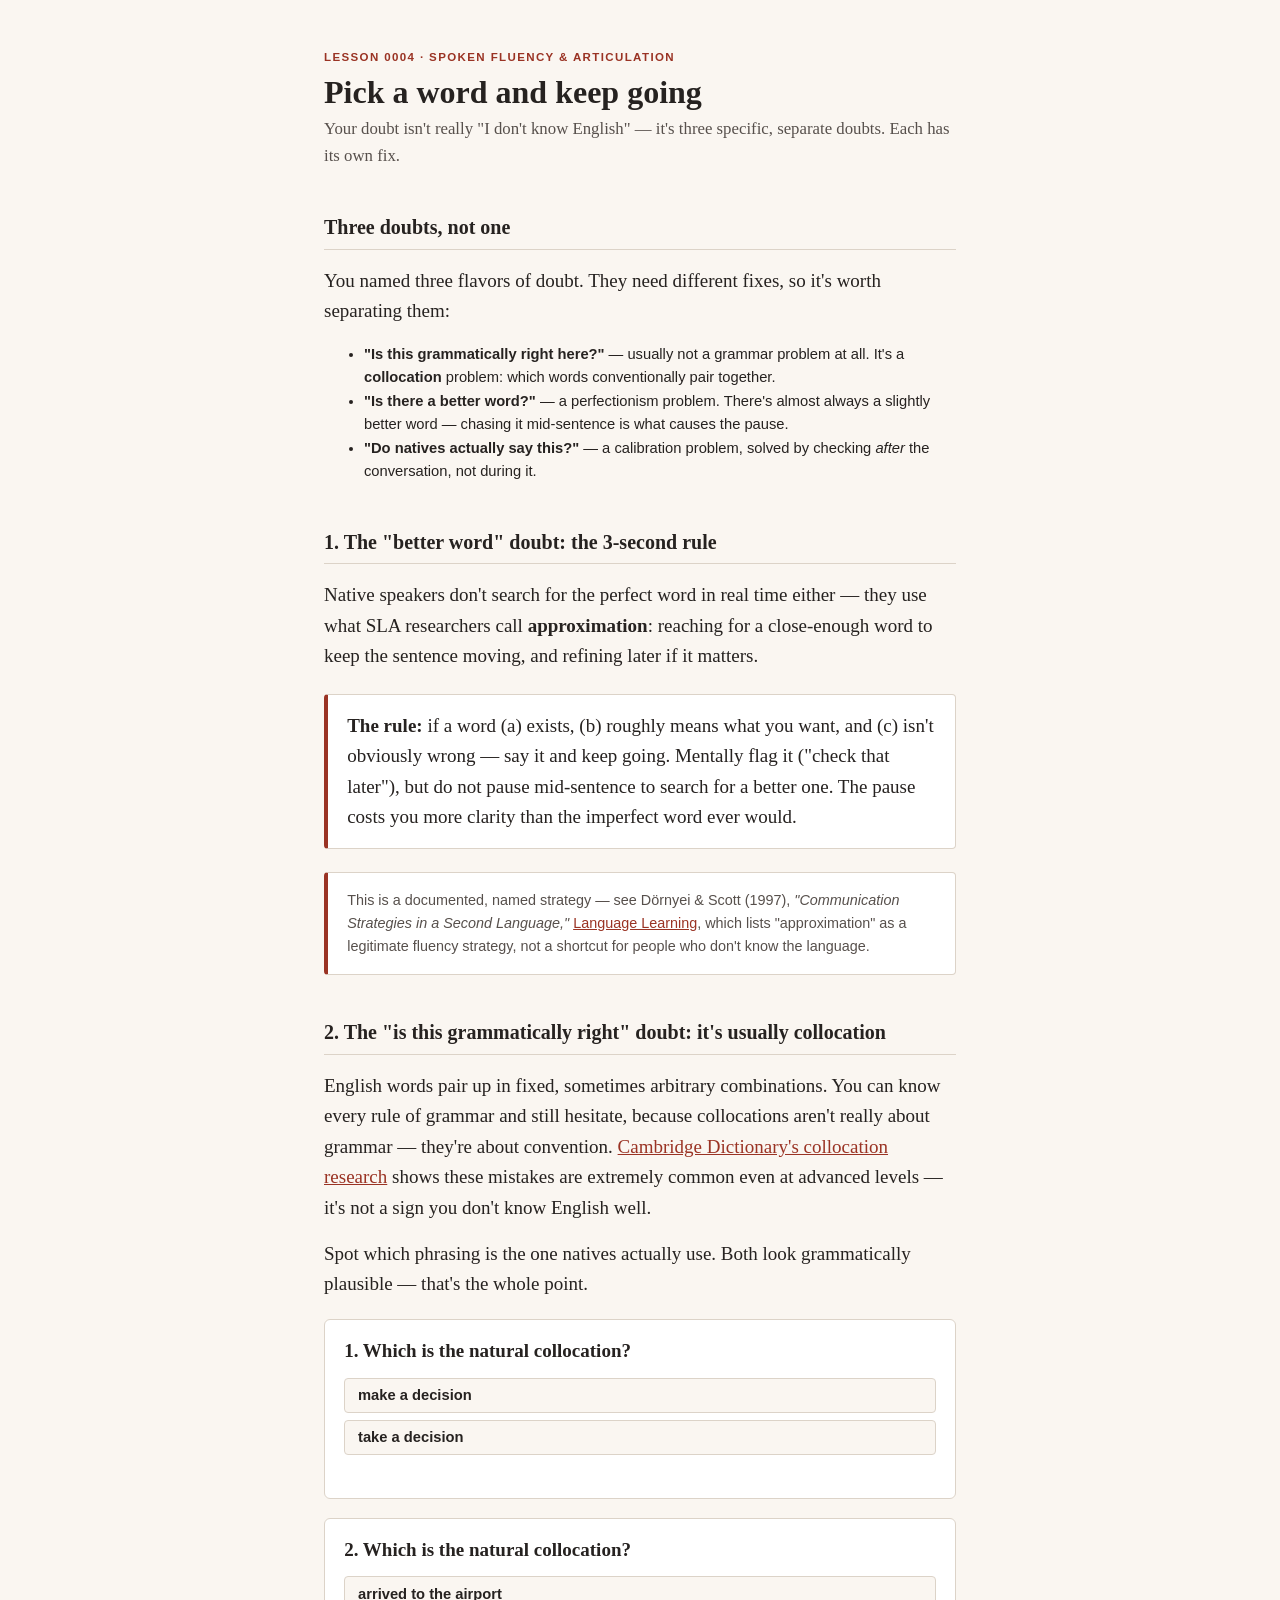
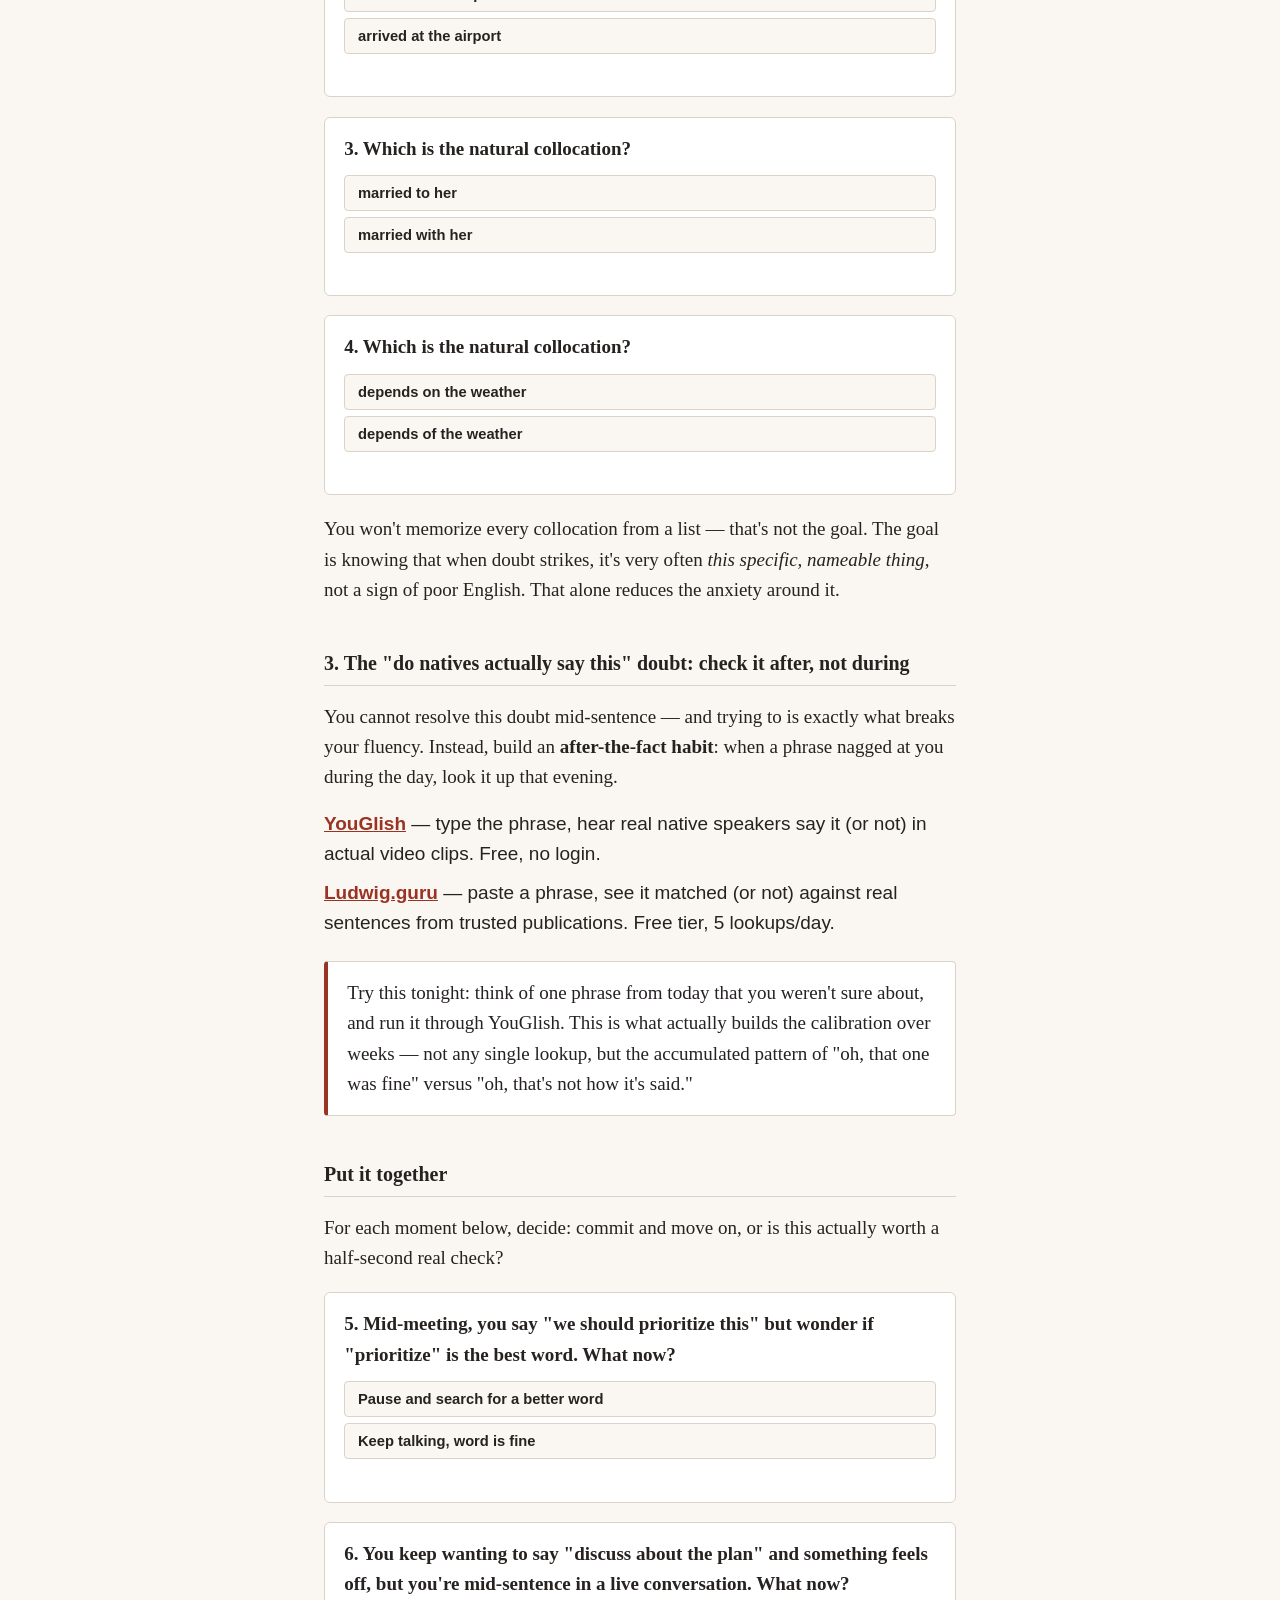
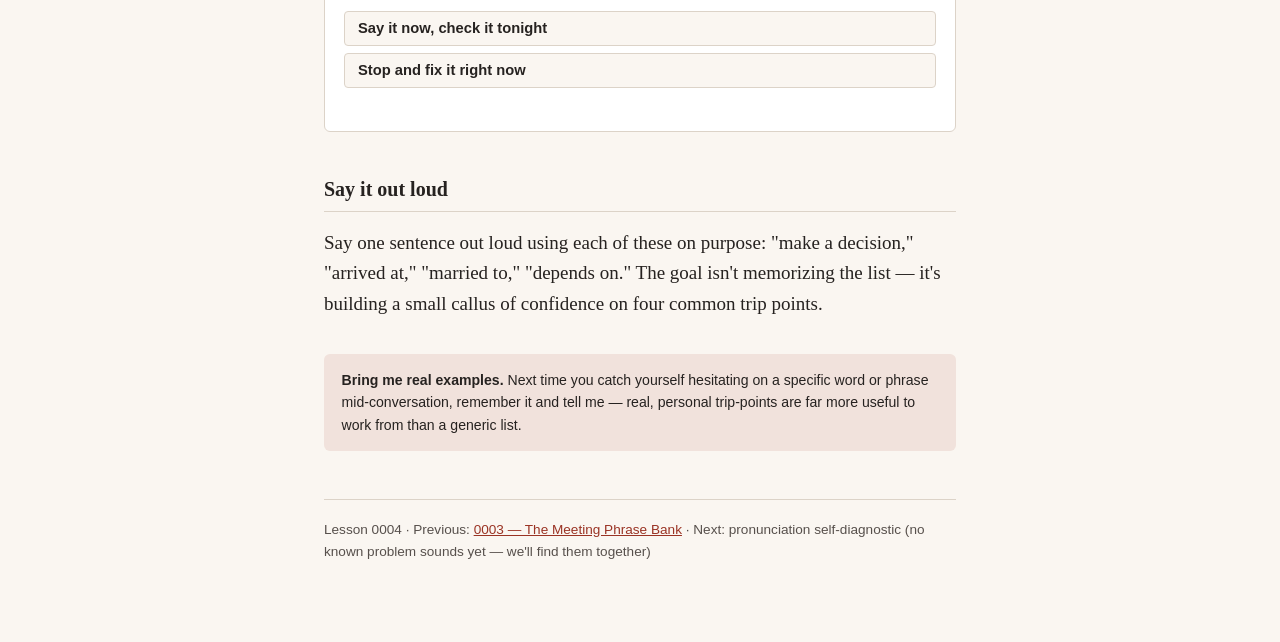
<file: lessons/0004-word-selection-confidence.html>
<!doctype html>
<html lang="en">
<head>
<meta charset="utf-8">
<title>Lesson 4: Word Selection Confidence</title>
<link rel="stylesheet" href="../assets/style.css">
</head>
<body class="lesson">

  <div class="eyebrow">Lesson 0004 · Spoken Fluency &amp; Articulation</div>
  <h1>Pick a word and keep going</h1>
  <p class="subtitle">Your doubt isn't really "I don't know English" — it's three specific, separate doubts. Each has its own fix.</p>

  <h2>Three doubts, not one</h2>
  <p>You named three flavors of doubt. They need different fixes, so it's worth separating them:</p>
  <ul style="font-family: var(--sans); font-size: 0.92rem;">
    <li><strong>"Is this grammatically right here?"</strong> — usually not a grammar problem at all. It's a <strong>collocation</strong> problem: which words conventionally pair together.</li>
    <li><strong>"Is there a better word?"</strong> — a perfectionism problem. There's almost always a slightly better word — chasing it mid-sentence is what causes the pause.</li>
    <li><strong>"Do natives actually say this?"</strong> — a calibration problem, solved by checking <em>after</em> the conversation, not during it.</li>
  </ul>

  <h2>1. The "better word" doubt: the 3-second rule</h2>
  <p>
    Native speakers don't search for the perfect word in real time either — they use what SLA researchers call
    <strong>approximation</strong>: reaching for a close-enough word to keep the sentence moving, and refining
    later if it matters.
  </p>
  <div class="callout">
    <strong>The rule:</strong> if a word (a) exists, (b) roughly means what you want, and (c) isn't obviously
    wrong — say it and keep going. Mentally flag it ("check that later"), but do not pause mid-sentence to
    search for a better one. The pause costs you more clarity than the imperfect word ever would.
  </div>
  <div class="callout source">
    This is a documented, named strategy — see Dörnyei &amp; Scott (1997), <em>"Communication Strategies in a
    Second Language,"</em> <a href="https://onlinelibrary.wiley.com/doi/abs/10.1111/0023-8333.51997005">Language Learning</a>,
    which lists "approximation" as a legitimate fluency strategy, not a shortcut for people who don't know the language.
  </div>

  <h2>2. The "is this grammatically right" doubt: it's usually collocation</h2>
  <p>
    English words pair up in fixed, sometimes arbitrary combinations. You can know every rule of grammar and
    still hesitate, because collocations aren't really about grammar — they're about convention.
    <a href="https://dictionaryblog.cambridge.org/2018/10/17/making-an-effort-and-telling-a-joke-avoiding-common-errors-with-collocations/">Cambridge Dictionary's collocation research</a>
    shows these mistakes are extremely common even at advanced levels — it's not a sign you don't know English well.
  </p>
  <p>Spot which phrasing is the one natives actually use. Both look grammatically plausible — that's the whole point.</p>

  <div class="quiz-q" data-correct="0">
    <div class="prompt">1. Which is the natural collocation?</div>
    <div class="options">
      <button class="quiz-option" data-explain="Right — 'make a decision' is the standard collocation.">make a decision</button>
      <button class="quiz-option" data-explain="Not the conventional pairing in most contexts — 'make' is the word that collocates with 'decision.'">take a decision</button>
    </div>
    <div class="quiz-feedback"></div>
  </div>

  <div class="quiz-q" data-correct="1">
    <div class="prompt">2. Which is the natural collocation?</div>
    <div class="options">
      <button class="quiz-option" data-explain="Not the conventional pairing — 'arrived to' is a common but non-standard collocation.">arrived to the airport</button>
      <button class="quiz-option" data-explain="Right — 'arrived at' is the standard collocation for a location.">arrived at the airport</button>
    </div>
    <div class="quiz-feedback"></div>
  </div>

  <div class="quiz-q" data-correct="0">
    <div class="prompt">3. Which is the natural collocation?</div>
    <div class="options">
      <button class="quiz-option" data-explain="Right — 'married to' is the standard collocation.">married to her</button>
      <button class="quiz-option" data-explain="Not the conventional pairing — 'married with' is a common but non-standard collocation.">married with her</button>
    </div>
    <div class="quiz-feedback"></div>
  </div>

  <div class="quiz-q" data-correct="0">
    <div class="prompt">4. Which is the natural collocation?</div>
    <div class="options">
      <button class="quiz-option" data-explain="Right — 'depends on' is the standard collocation.">depends on the weather</button>
      <button class="quiz-option" data-explain="Not the conventional pairing — 'depends of' is influenced by other languages, not standard English.">depends of the weather</button>
    </div>
    <div class="quiz-feedback"></div>
  </div>

  <p>
    You won't memorize every collocation from a list — that's not the goal. The goal is knowing that when
    doubt strikes, it's very often <em>this specific, nameable thing</em>, not a sign of poor English. That
    alone reduces the anxiety around it.
  </p>

  <h2>3. The "do natives actually say this" doubt: check it after, not during</h2>
  <p>
    You cannot resolve this doubt mid-sentence — and trying to is exactly what breaks your fluency. Instead,
    build an <strong>after-the-fact habit</strong>: when a phrase nagged at you during the day, look it up
    that evening.
  </p>
  <div class="prep-grid" style="grid-template-columns: 1fr;">
    <dd><strong><a href="https://youglish.com">YouGlish</a></strong> — type the phrase, hear real native
    speakers say it (or not) in actual video clips. Free, no login.</dd>
    <dd><strong><a href="https://ludwig.guru">Ludwig.guru</a></strong> — paste a phrase, see it matched (or
    not) against real sentences from trusted publications. Free tier, 5 lookups/day.</dd>
  </div>
  <div class="callout">
    Try this tonight: think of one phrase from today that you weren't sure about, and run it through YouGlish.
    This is what actually builds the calibration over weeks — not any single lookup, but the accumulated
    pattern of "oh, that one was fine" versus "oh, that's not how it's said."
  </div>

  <h2>Put it together</h2>
  <p>For each moment below, decide: commit and move on, or is this actually worth a half-second real check?</p>

  <div class="quiz-q" data-correct="1">
    <div class="prompt">5. Mid-meeting, you say "we should prioritize this" but wonder if "prioritize" is the best word. What now?</div>
    <div class="options">
      <button class="quiz-option" data-explain="This is exactly the pause that costs more than the word ever would — the word is fine.">Pause and search for a better word</button>
      <button class="quiz-option" data-explain="Right — it exists, fits the meaning, isn't wrong. Textbook 3-second-rule case. Check a synonym later if you want, not now.">Keep talking, word is fine</button>
    </div>
    <div class="quiz-feedback"></div>
  </div>

  <div class="quiz-q" data-correct="0">
    <div class="prompt">6. You keep wanting to say "discuss about the plan" and something feels off, but you're mid-sentence in a live conversation. What now?</div>
    <div class="options">
      <button class="quiz-option" data-explain="Right — this is not fixable in the moment. Say it, note it, check tonight (it's 'discuss the plan,' no 'about' — a collocation trap).">Say it now, check it tonight</button>
      <button class="quiz-option" data-explain="Stopping mid-conversation to resolve a collocation doubt does more damage to fluency than the small error would.">Stop and fix it right now</button>
    </div>
    <div class="quiz-feedback"></div>
  </div>

  <h2>Say it out loud</h2>
  <p>
    Say one sentence out loud using each of these on purpose: "make a decision," "arrived at," "married to,"
    "depends on." The goal isn't memorizing the list — it's building a small callus of confidence on four
    common trip points.
  </p>

  <div class="ask-callout">
    <strong>Bring me real examples.</strong> Next time you catch yourself hesitating on a specific word or
    phrase mid-conversation, remember it and tell me — real, personal trip-points are far more useful to work
    from than a generic list.
  </div>

  <div class="nav-footer">
    Lesson 0004 · Previous: <a href="0003-meeting-phrase-bank.html">0003 — The Meeting Phrase Bank</a>
    · Next: pronunciation self-diagnostic (no known problem sounds yet — we'll find them together)
  </div>

  <script src="../assets/quiz.js"></script>
</body>
</html>
</file>
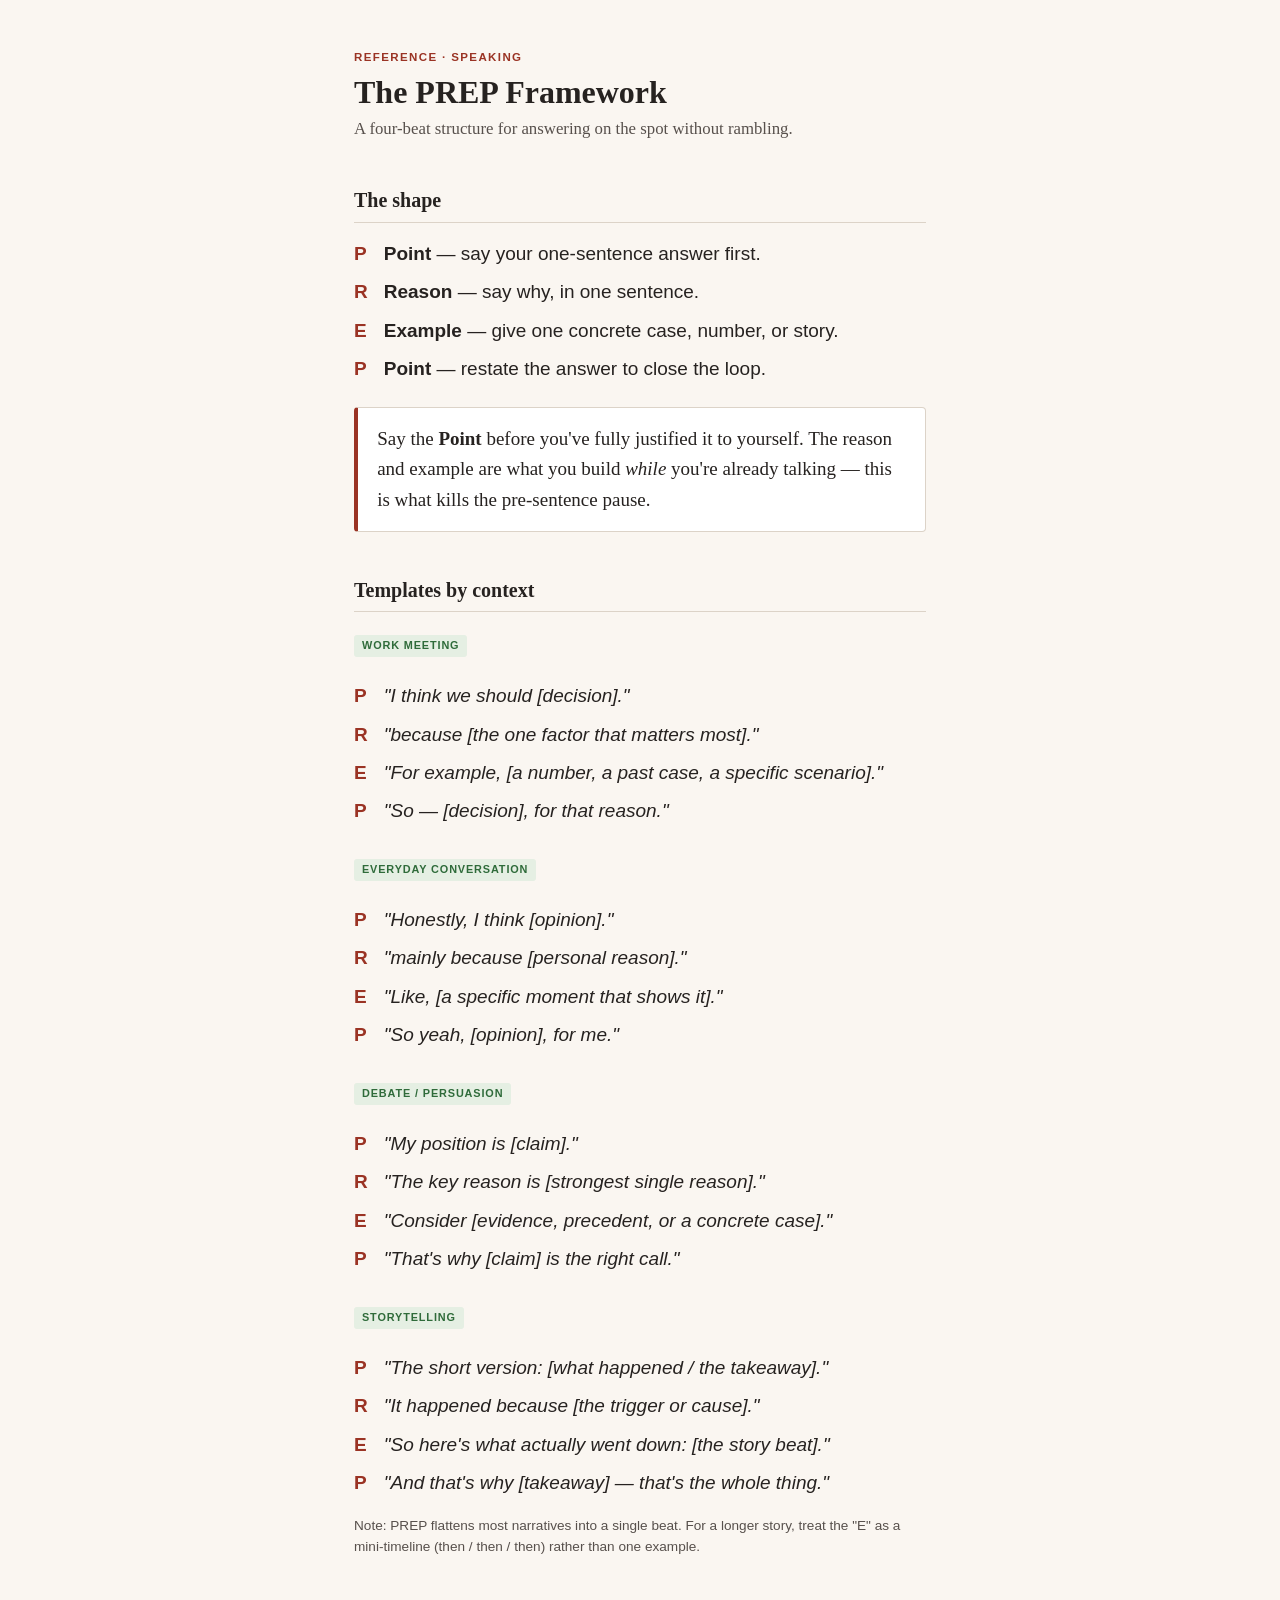
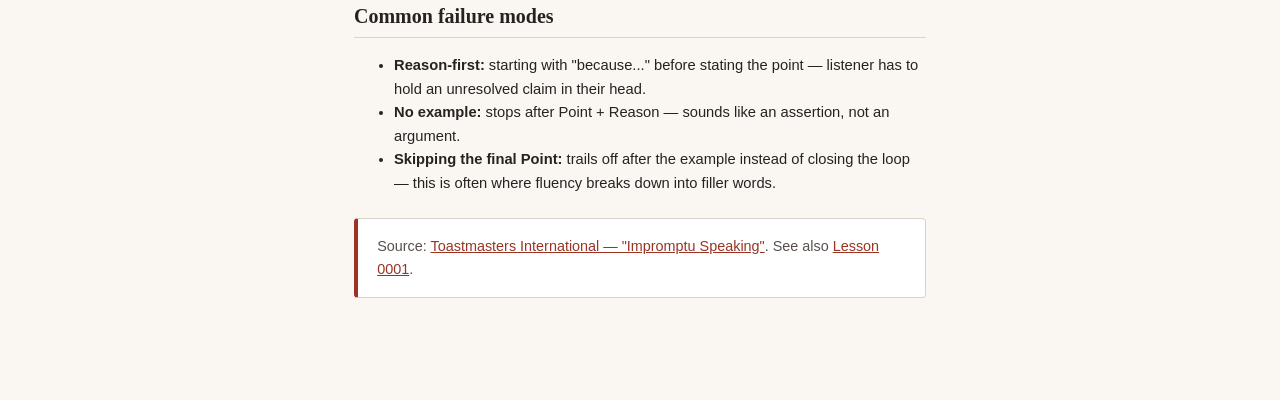
<file: reference/0001-prep-framework.html>
<!doctype html>
<html lang="en">
<head>
<meta charset="utf-8">
<title>Reference: The PREP Framework</title>
<link rel="stylesheet" href="../assets/style.css">
<style>
  body.lesson { max-width: 620px; }
  @media print {
    body.lesson { padding: 0.5in; font-size: 13pt; }
    .no-print { display: none; }
  }
  .example-block { margin-bottom: 1.6rem; }
  .example-block .prep-grid dd { font-style: italic; }
</style>
</head>
<body class="lesson">
  <div class="eyebrow">Reference · Speaking</div>
  <h1>The PREP Framework</h1>
  <p class="subtitle">A four-beat structure for answering on the spot without rambling.</p>

  <h2>The shape</h2>
  <dl class="prep-grid">
    <dt>P</dt><dd><strong>Point</strong> — say your one-sentence answer first.</dd>
    <dt>R</dt><dd><strong>Reason</strong> — say why, in one sentence.</dd>
    <dt>E</dt><dd><strong>Example</strong> — give one concrete case, number, or story.</dd>
    <dt>P</dt><dd><strong>Point</strong> — restate the answer to close the loop.</dd>
  </dl>

  <div class="callout">
    Say the <strong>Point</strong> before you've fully justified it to yourself. The reason and example
    are what you build <em>while</em> you're already talking — this is what kills the pre-sentence pause.
  </div>

  <h2>Templates by context</h2>

  <div class="example-block">
    <div class="tag good">Work meeting</div>
    <dl class="prep-grid">
      <dt>P</dt><dd>"I think we should [decision]."</dd>
      <dt>R</dt><dd>"because [the one factor that matters most]."</dd>
      <dt>E</dt><dd>"For example, [a number, a past case, a specific scenario]."</dd>
      <dt>P</dt><dd>"So — [decision], for that reason."</dd>
    </dl>
  </div>

  <div class="example-block">
    <div class="tag good">Everyday conversation</div>
    <dl class="prep-grid">
      <dt>P</dt><dd>"Honestly, I think [opinion]."</dd>
      <dt>R</dt><dd>"mainly because [personal reason]."</dd>
      <dt>E</dt><dd>"Like, [a specific moment that shows it]."</dd>
      <dt>P</dt><dd>"So yeah, [opinion], for me."</dd>
    </dl>
  </div>

  <div class="example-block">
    <div class="tag good">Debate / persuasion</div>
    <dl class="prep-grid">
      <dt>P</dt><dd>"My position is [claim]."</dd>
      <dt>R</dt><dd>"The key reason is [strongest single reason]."</dd>
      <dt>E</dt><dd>"Consider [evidence, precedent, or a concrete case]."</dd>
      <dt>P</dt><dd>"That's why [claim] is the right call."</dd>
    </dl>
  </div>

  <div class="example-block">
    <div class="tag good">Storytelling</div>
    <dl class="prep-grid">
      <dt>P</dt><dd>"The short version: [what happened / the takeaway]."</dd>
      <dt>R</dt><dd>"It happened because [the trigger or cause]."</dd>
      <dt>E</dt><dd>"So here's what actually went down: [the story beat]."</dd>
      <dt>P</dt><dd>"And that's why [takeaway] — that's the whole thing."</dd>
    </dl>
    <p style="font-family: var(--sans); font-size: 0.85rem; color: var(--ink-soft);">
      Note: PREP flattens most narratives into a single beat. For a longer story, treat the "E" as a
      mini-timeline (then / then / then) rather than one example.
    </p>
  </div>

  <h2>Common failure modes</h2>
  <ul style="font-family: var(--sans); font-size: 0.92rem;">
    <li><strong>Reason-first:</strong> starting with "because..." before stating the point — listener has to hold an unresolved claim in their head.</li>
    <li><strong>No example:</strong> stops after Point + Reason — sounds like an assertion, not an argument.</li>
    <li><strong>Skipping the final Point:</strong> trails off after the example instead of closing the loop — this is often where fluency breaks down into filler words.</li>
  </ul>

  <div class="callout source">
    Source: <a href="https://www.toastmasters.org/magazine/magazine-issues/2023/sept/impromptu-speaking">Toastmasters International — "Impromptu Speaking"</a>.
    See also <a href="../lessons/0001-prep-framework-for-spontaneous-speaking.html">Lesson 0001</a>.
  </div>
</body>
</html>
</file>
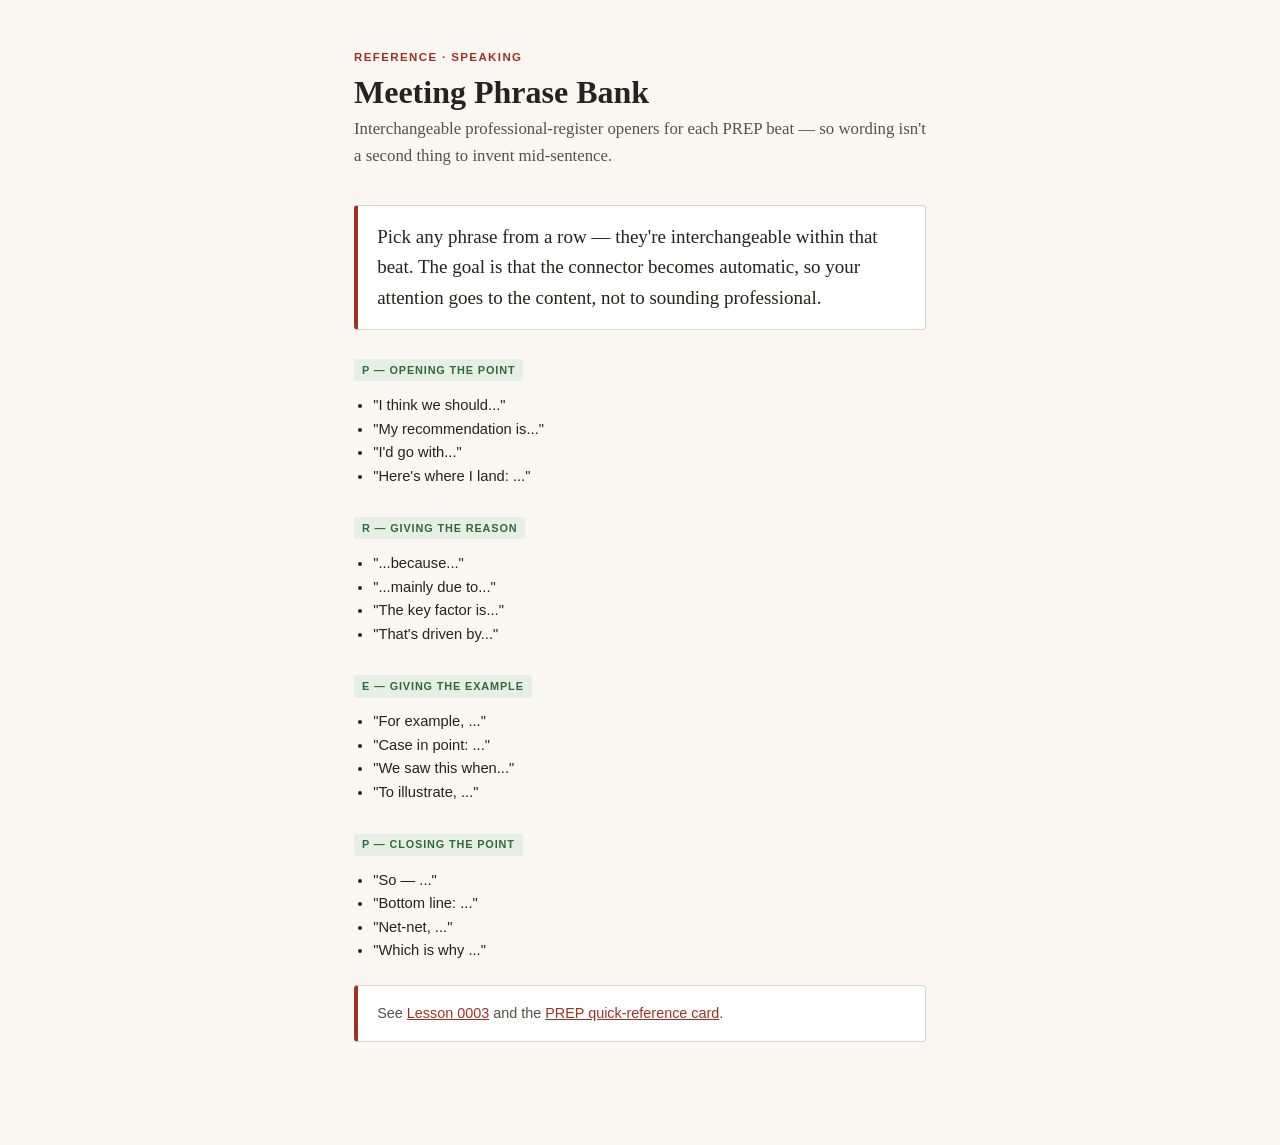
<file: reference/0002-meeting-phrase-bank.html>
<!doctype html>
<html lang="en">
<head>
<meta charset="utf-8">
<title>Reference: Meeting Phrase Bank</title>
<link rel="stylesheet" href="../assets/style.css">
<style>
  body.lesson { max-width: 620px; }
  @media print { body.lesson { padding: 0.5in; font-size: 13pt; } }
  .bank-row { margin-bottom: 1.4rem; }
  .bank-row ul { font-family: var(--sans); font-size: 0.92rem; margin: 0.3rem 0 0; padding-left: 1.2rem; }
</style>
</head>
<body class="lesson">
  <div class="eyebrow">Reference · Speaking</div>
  <h1>Meeting Phrase Bank</h1>
  <p class="subtitle">Interchangeable professional-register openers for each PREP beat — so wording isn't a second thing to invent mid-sentence.</p>

  <div class="callout">
    Pick any phrase from a row — they're interchangeable within that beat. The goal is that the connector
    becomes automatic, so your attention goes to the content, not to sounding professional.
  </div>

  <div class="bank-row">
    <div class="tag good">P — opening the point</div>
    <ul>
      <li>"I think we should..."</li>
      <li>"My recommendation is..."</li>
      <li>"I'd go with..."</li>
      <li>"Here's where I land: ..."</li>
    </ul>
  </div>

  <div class="bank-row">
    <div class="tag good">R — giving the reason</div>
    <ul>
      <li>"...because..."</li>
      <li>"...mainly due to..."</li>
      <li>"The key factor is..."</li>
      <li>"That's driven by..."</li>
    </ul>
  </div>

  <div class="bank-row">
    <div class="tag good">E — giving the example</div>
    <ul>
      <li>"For example, ..."</li>
      <li>"Case in point: ..."</li>
      <li>"We saw this when..."</li>
      <li>"To illustrate, ..."</li>
    </ul>
  </div>

  <div class="bank-row">
    <div class="tag good">P — closing the point</div>
    <ul>
      <li>"So — ..."</li>
      <li>"Bottom line: ..."</li>
      <li>"Net-net, ..."</li>
      <li>"Which is why ..."</li>
    </ul>
  </div>

  <div class="callout source">
    See <a href="../lessons/0003-meeting-phrase-bank.html">Lesson 0003</a> and the
    <a href="0001-prep-framework.html">PREP quick-reference card</a>.
  </div>
</body>
</html>
</file>
<file: assets/style.css>
/* Shared stylesheet for all lessons and reference docs in this workspace. */

:root {
  --ink: #262220;
  --ink-soft: #57504c;
  --paper: #faf6f1;
  --paper-raised: #ffffff;
  --rule: #dcd3c8;
  --accent: #9a3324;
  --accent-soft: #f1e2dc;
  --good: #2f6b3a;
  --good-soft: #e5efe3;
  --bad: #a13a2f;
  --bad-soft: #f6e4e0;
  --greek: #2f5a8a;
  --greek-soft: #e2eaf1;
  --serif: "Iowan Old Style", "Palatino Linotype", Palatino, Charter, Georgia, serif;
  --sans: -apple-system, BlinkMacSystemFont, "Segoe UI", sans-serif;
}

@media (prefers-color-scheme: dark) {
  :root {
    --ink: #e9e2d8;
    --ink-soft: #b6ab9d;
    --paper: #1c1815;
    --paper-raised: #26211d;
    --rule: #3d352c;
    --accent: #e0836e;
    --accent-soft: #35241f;
    --good: #8fd19e;
    --good-soft: #1f2f22;
    --bad: #e3897c;
    --bad-soft: #33201d;
    --greek: #86aed6;
    --greek-soft: #1f2b35;
  }
}
:root[data-theme="dark"] {
  --ink: #e9e2d8; --ink-soft: #b6ab9d; --paper: #1c1815; --paper-raised: #26211d;
  --rule: #3d352c; --accent: #e0836e; --accent-soft: #35241f;
  --good: #8fd19e; --good-soft: #1f2f22; --bad: #e3897c; --bad-soft: #33201d;
  --greek: #86aed6; --greek-soft: #1f2b35;
}
:root[data-theme="light"] {
  --ink: #262220; --ink-soft: #57504c; --paper: #faf6f1; --paper-raised: #ffffff;
  --rule: #dcd3c8; --accent: #9a3324; --accent-soft: #f1e2dc;
  --good: #2f6b3a; --good-soft: #e5efe3; --bad: #a13a2f; --bad-soft: #f6e4e0;
  --greek: #2f5a8a; --greek-soft: #e2eaf1;
}

* { box-sizing: border-box; }

body.lesson {
  background: var(--paper);
  color: var(--ink);
  font-family: var(--serif);
  font-size: 19px;
  line-height: 1.6;
  max-width: 680px;
  margin: 0 auto;
  padding: 3rem 1.5rem 5rem;
}

.eyebrow {
  font-family: var(--sans);
  font-size: 0.72rem;
  letter-spacing: 0.12em;
  text-transform: uppercase;
  color: var(--accent);
  font-weight: 600;
  margin-bottom: 0.4rem;
}

h1 {
  font-size: 2rem;
  line-height: 1.2;
  margin: 0 0 0.3rem;
}

.subtitle {
  color: var(--ink-soft);
  font-size: 1.05rem;
  margin: 0 0 2.2rem;
}

h2 {
  font-size: 1.25rem;
  border-bottom: 1px solid var(--rule);
  padding-bottom: 0.35rem;
  margin: 2.6rem 0 1rem;
}

h3 { font-size: 1.05rem; margin: 1.6rem 0 0.6rem; }

p { margin: 0 0 1rem; }

a { color: var(--accent); }
a:visited { color: var(--accent); }

.callout {
  background: var(--paper-raised);
  border: 1px solid var(--rule);
  border-left: 4px solid var(--accent);
  border-radius: 4px;
  padding: 1rem 1.2rem;
  margin: 1.4rem 0;
}

.callout.source {
  font-family: var(--sans);
  font-size: 0.9rem;
  color: var(--ink-soft);
}

.speech-sample {
  background: var(--paper-raised);
  border: 1px solid var(--rule);
  border-radius: 6px;
  padding: 1rem 1.3rem;
  font-style: italic;
  margin: 1rem 0;
}

.speech-sample.bad { border-left: 4px solid var(--bad); }
.speech-sample.good { border-left: 4px solid var(--good); }

.tag {
  display: inline-block;
  font-family: var(--sans);
  font-size: 0.68rem;
  letter-spacing: 0.08em;
  text-transform: uppercase;
  font-weight: 600;
  border-radius: 3px;
  padding: 0.15rem 0.5rem;
  margin-bottom: 0.5rem;
}
.tag.bad { background: var(--bad-soft); color: var(--bad); }
.tag.good { background: var(--good-soft); color: var(--good); }

.prep-grid {
  display: grid;
  grid-template-columns: auto 1fr;
  gap: 0.5rem 1rem;
  font-family: var(--sans);
  margin: 1rem 0;
}
.prep-grid dt {
  font-weight: 700;
  color: var(--accent);
}
.prep-grid dd { margin: 0; color: var(--ink); }

textarea, input[type="text"] {
  font-family: var(--serif);
  font-size: 1rem;
  width: 100%;
  padding: 0.6rem 0.7rem;
  border: 1px solid var(--rule);
  border-radius: 4px;
  background: var(--paper-raised);
  color: var(--ink);
}

label.field-label {
  font-family: var(--sans);
  font-size: 0.75rem;
  text-transform: uppercase;
  letter-spacing: 0.08em;
  color: var(--accent);
  font-weight: 600;
  display: block;
  margin: 0.9rem 0 0.3rem;
}

button {
  font-family: var(--sans);
  font-size: 0.9rem;
  font-weight: 600;
  background: var(--accent);
  color: var(--paper);
  border: none;
  border-radius: 4px;
  padding: 0.55rem 1.1rem;
  cursor: pointer;
  margin-top: 0.7rem;
}
button:hover { opacity: 0.9; }
button.secondary {
  background: transparent;
  color: var(--accent);
  border: 1px solid var(--accent);
}

.quiz-q {
  background: var(--paper-raised);
  border: 1px solid var(--rule);
  border-radius: 6px;
  padding: 1rem 1.2rem;
  margin: 1.2rem 0;
}
.quiz-q .prompt { font-weight: 600; margin-bottom: 0.7rem; }
.quiz-q .options { display: flex; flex-direction: column; gap: 0.4rem; }
.quiz-option {
  font-family: var(--sans);
  font-size: 0.92rem;
  text-align: left;
  background: var(--paper);
  color: var(--ink);
  border: 1px solid var(--rule);
  border-radius: 4px;
  padding: 0.55rem 0.8rem;
  cursor: pointer;
  margin-top: 0;
}
.quiz-option:hover { border-color: var(--accent); }
.quiz-option.selected { border-color: var(--accent); background: var(--accent-soft); }
.quiz-option.correct { border-color: var(--good); background: var(--good-soft); color: var(--good); }
.quiz-option.incorrect { border-color: var(--bad); background: var(--bad-soft); color: var(--bad); }
.quiz-feedback {
  font-family: var(--sans);
  font-size: 0.88rem;
  margin-top: 0.6rem;
  min-height: 1.2em;
}
.quiz-feedback.correct { color: var(--good); }
.quiz-feedback.incorrect { color: var(--bad); }

.reveal-box {
  display: none;
  background: var(--accent-soft);
  border-radius: 6px;
  padding: 1rem 1.2rem;
  margin-top: 0.8rem;
  font-family: var(--sans);
  font-size: 0.92rem;
}
.reveal-box.shown { display: block; }

.nav-footer {
  margin-top: 3rem;
  padding-top: 1.2rem;
  border-top: 1px solid var(--rule);
  font-family: var(--sans);
  font-size: 0.85rem;
  color: var(--ink-soft);
}

.ask-callout {
  font-family: var(--sans);
  font-size: 0.88rem;
  background: var(--accent-soft);
  border-radius: 6px;
  padding: 0.9rem 1.1rem;
  margin: 2.2rem 0;
}

/* Interactive vocabulary root index / morphology (fed from vocab-data.js) */

/* Origin accent helper: each card carries its root-language color via --oc. */
.origin-latin  { --oc: var(--accent); --oc-soft: var(--accent-soft); }
.origin-greek  { --oc: var(--greek);  --oc-soft: var(--greek-soft); }
.origin-french { --oc: var(--good);   --oc-soft: var(--good-soft); }

/* Toolbar: sticky search + origin filters */
.vocab-toolbar {
  position: sticky;
  top: 0;
  z-index: 5;
  background: var(--paper);
  padding: 0.8rem 0 0.9rem;
  margin-bottom: 0.6rem;
  border-bottom: 1px solid var(--rule);
}

.vocab-search {
  font-family: var(--sans);
  font-size: 1rem;
  width: 100%;
  padding: 0.7rem 0.9rem;
  border: 1.5px solid var(--rule);
  border-radius: 8px;
  background: var(--paper-raised);
  color: var(--ink);
}
.vocab-search:focus { outline: none; border-color: var(--accent); }

.origin-filters {
  display: flex;
  flex-wrap: wrap;
  gap: 0.4rem;
  margin-top: 0.7rem;
}
.origin-filter {
  font-family: var(--sans);
  font-size: 0.75rem;
  font-weight: 600;
  letter-spacing: 0.04em;
  background: transparent;
  color: var(--ink-soft);
  border: 1px solid var(--rule);
  border-radius: 999px;
  padding: 0.3rem 0.8rem;
  margin: 0;
  cursor: pointer;
}
.origin-filter.active { background: var(--accent); color: var(--paper); border-color: var(--accent); }
.origin-filter.origin-greek.active { background: var(--greek); border-color: var(--greek); }
.origin-filter.origin-french.active { background: var(--good); border-color: var(--good); }

.vocab-count {
  font-family: var(--sans);
  font-size: 0.78rem;
  color: var(--ink-soft);
  margin-top: 0.6rem;
}

/* Root cards */
.root-list { display: flex; flex-direction: column; gap: 0.6rem; }

.root-card {
  border: 1px solid var(--rule);
  border-left: 4px solid var(--oc);
  border-radius: 8px;
  background: var(--paper-raised);
  overflow: hidden;
}
.root-card.filtered-out { display: none; }

.root-header {
  width: 100%;
  display: flex;
  align-items: center;
  justify-content: space-between;
  gap: 0.8rem;
  background: transparent;
  color: var(--ink);
  border: none;
  border-radius: 0;
  margin: 0;
  padding: 0.9rem 1rem;
  cursor: pointer;
  text-align: left;
  font-family: var(--serif);
}
.root-header:hover { background: var(--oc-soft); }

.root-title { display: flex; flex-direction: column; gap: 0.1rem; min-width: 0; }
.root-label {
  font-size: 1.15rem;
  font-weight: 700;
  color: var(--oc);
  letter-spacing: 0.02em;
}
.root-gloss { font-size: 0.92rem; font-style: italic; color: var(--ink-soft); }

.root-meta { display: flex; align-items: center; gap: 0.55rem; flex-shrink: 0; }
.origin-badge {
  font-family: var(--sans);
  font-size: 0.6rem;
  letter-spacing: 0.08em;
  text-transform: uppercase;
  font-weight: 700;
  color: var(--oc);
  background: var(--oc-soft);
  border-radius: 3px;
  padding: 0.15rem 0.4rem;
}
.word-count {
  font-family: var(--sans);
  font-size: 0.72rem;
  font-weight: 700;
  color: var(--ink-soft);
  background: var(--paper);
  border: 1px solid var(--rule);
  border-radius: 999px;
  min-width: 1.5rem;
  text-align: center;
  padding: 0.1rem 0.4rem;
}
.chevron {
  font-family: var(--sans);
  color: var(--ink-soft);
  transition: transform 0.18s ease;
  display: inline-block;
}
.root-card.open .chevron { transform: rotate(90deg); }

.root-body { display: none; padding: 0.2rem 1rem 1rem; }
.root-card.open .root-body { display: block; animation: vocab-fade 0.2s ease; }
@keyframes vocab-fade { from { opacity: 0; transform: translateY(-4px); } to { opacity: 1; transform: none; } }

/* Word chips */
.word-chips { display: flex; flex-wrap: wrap; gap: 0.4rem; margin-bottom: 0.3rem; }
.word-chip {
  font-family: var(--sans);
  font-size: 0.85rem;
  font-weight: 500;
  background: var(--paper);
  color: var(--ink);
  border: 1px solid var(--rule);
  border-radius: 999px;
  padding: 0.3rem 0.75rem;
  margin: 0;
  cursor: pointer;
}
.word-chip:hover { border-color: var(--oc); color: var(--oc); }
.word-chip.selected { background: var(--oc); color: var(--paper); border-color: var(--oc); }
.word-chip.match { border-color: var(--oc); box-shadow: 0 0 0 2px var(--oc-soft); }

/* Word detail panel */
.word-detail {
  margin-top: 0.7rem;
  padding: 0.9rem 1rem;
  background: var(--paper);
  border: 1px solid var(--rule);
  border-radius: 6px;
}
.word-detail[data-empty="true"] { background: transparent; border-style: dashed; }
.detail-hint { font-family: var(--sans); font-size: 0.82rem; color: var(--ink-soft); }

.detail-head { display: flex; align-items: baseline; gap: 0.6rem; flex-wrap: wrap; margin-bottom: 0.3rem; }
.detail-word { font-size: 1.15rem; font-weight: 700; color: var(--oc); }
.detail-pos { font-style: italic; color: var(--ink-soft); font-size: 0.9rem; }
.detail-session {
  font-family: var(--sans);
  font-size: 0.68rem;
  color: var(--ink-soft);
  margin-left: auto;
}
.detail-meaning { margin: 0.2rem 0 0.5rem; }
.detail-example { font-style: italic; color: var(--ink-soft); margin: 0.4rem 0; }

.callout.contrast {
  background: var(--oc-soft);
  border: none;
  border-radius: 4px;
  padding: 0.55rem 0.75rem;
  margin: 0.5rem 0 0;
  font-family: var(--sans);
  font-size: 0.85rem;
}

.related-note {
  font-family: var(--sans);
  font-size: 0.82rem;
  color: var(--ink-soft);
  margin-top: 0.55rem;
}
.related-link {
  font-family: var(--sans);
  font-size: 0.82rem;
  font-weight: 600;
  background: transparent;
  color: var(--oc);
  border: none;
  border-bottom: 1px dotted var(--oc);
  border-radius: 0;
  padding: 0 0.05rem;
  margin: 0;
  cursor: pointer;
}
.related-link:hover { background: var(--oc-soft); }

/* Flash highlight when jumped to via a cross-link */
.root-card.flash { animation: vocab-flash 1.1s ease; }
@keyframes vocab-flash {
  0%, 100% { box-shadow: none; }
  20% { box-shadow: 0 0 0 3px var(--oc-soft); }
}

.word-image { margin-top: 0.6rem; }
.word-image img {
  max-width: 180px;
  max-height: 130px;
  border-radius: 6px;
  border: 1px solid var(--rule);
  display: block;
}
.image-credit { font-family: var(--sans); font-size: 0.68rem; color: var(--ink-soft); margin-top: 0.2rem; }

.morph-rule { font-size: 1rem !important; line-height: 1.35; }
.morph-examples {
  font-family: var(--sans);
  font-size: 0.9rem;
  margin: 0.4rem 0 0;
  padding-left: 1.3rem;
}
.morph-examples li { margin-bottom: 0.35rem; }
</file>
